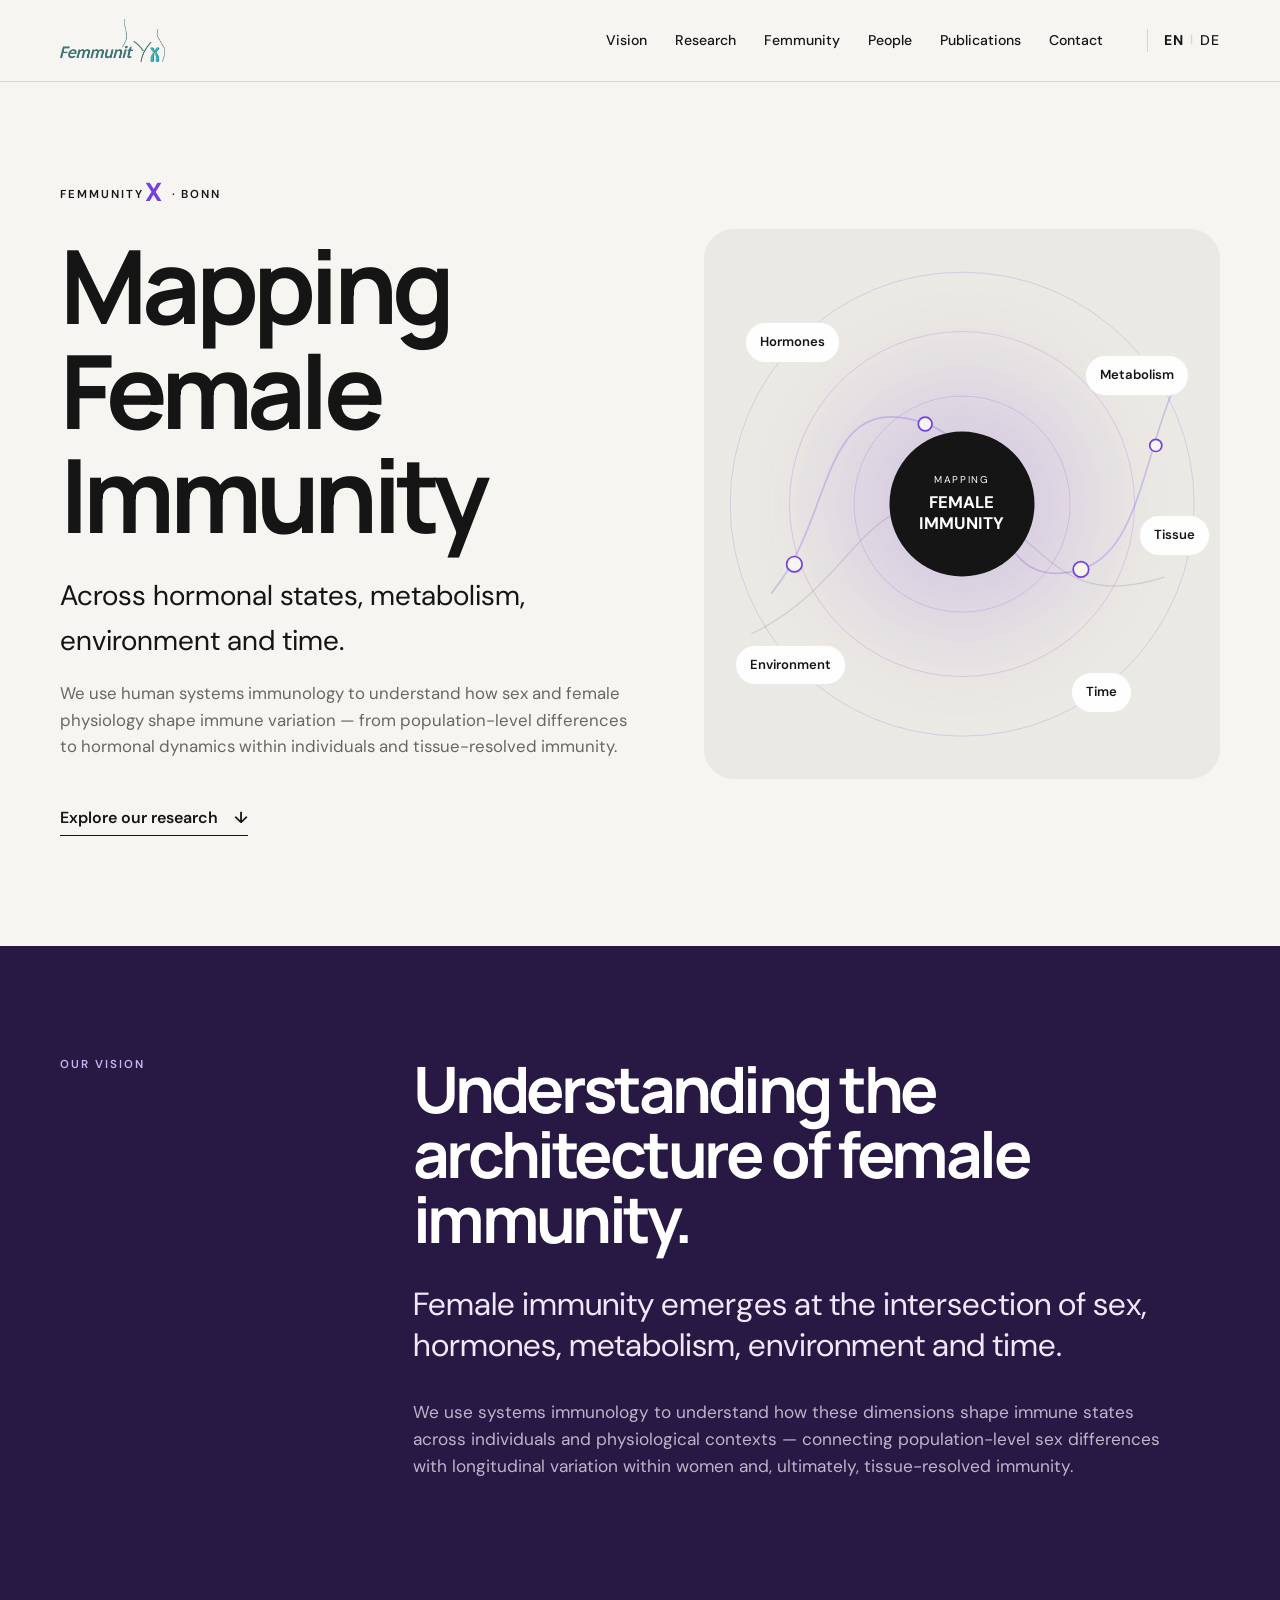
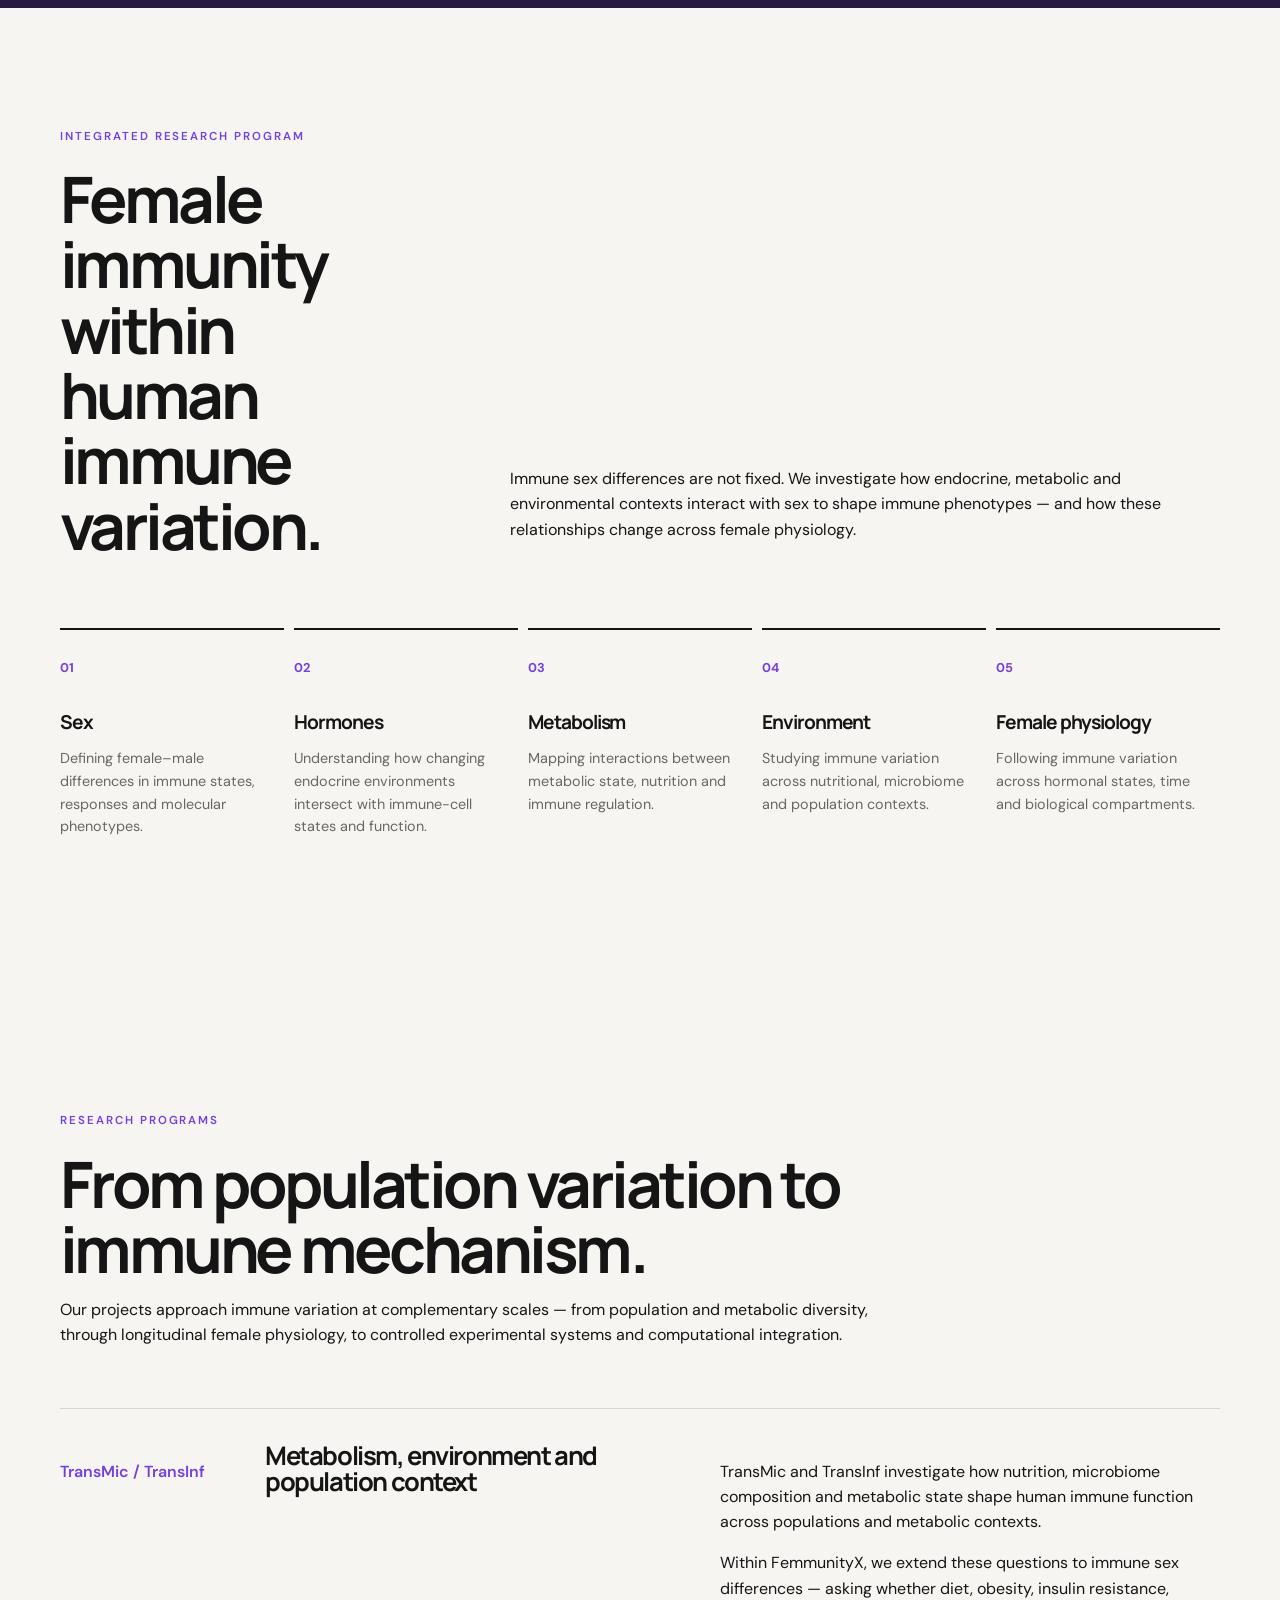
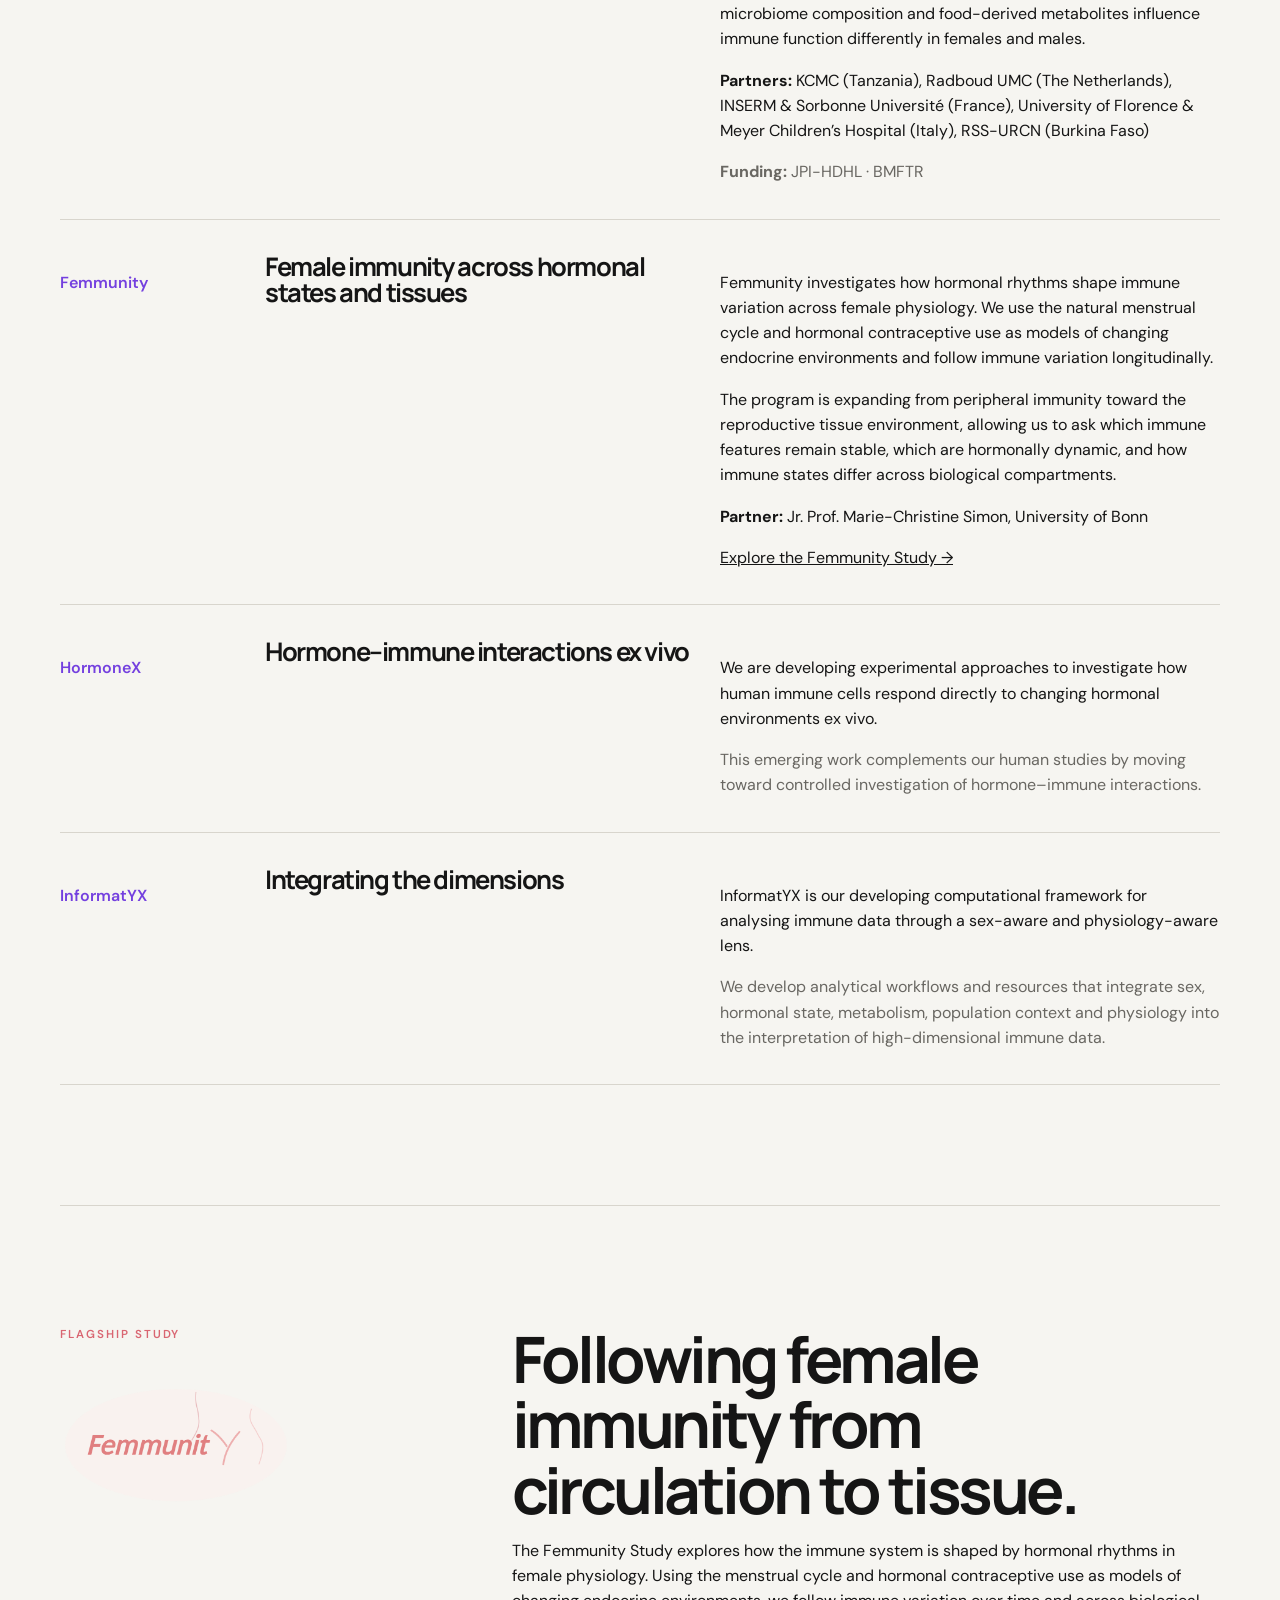
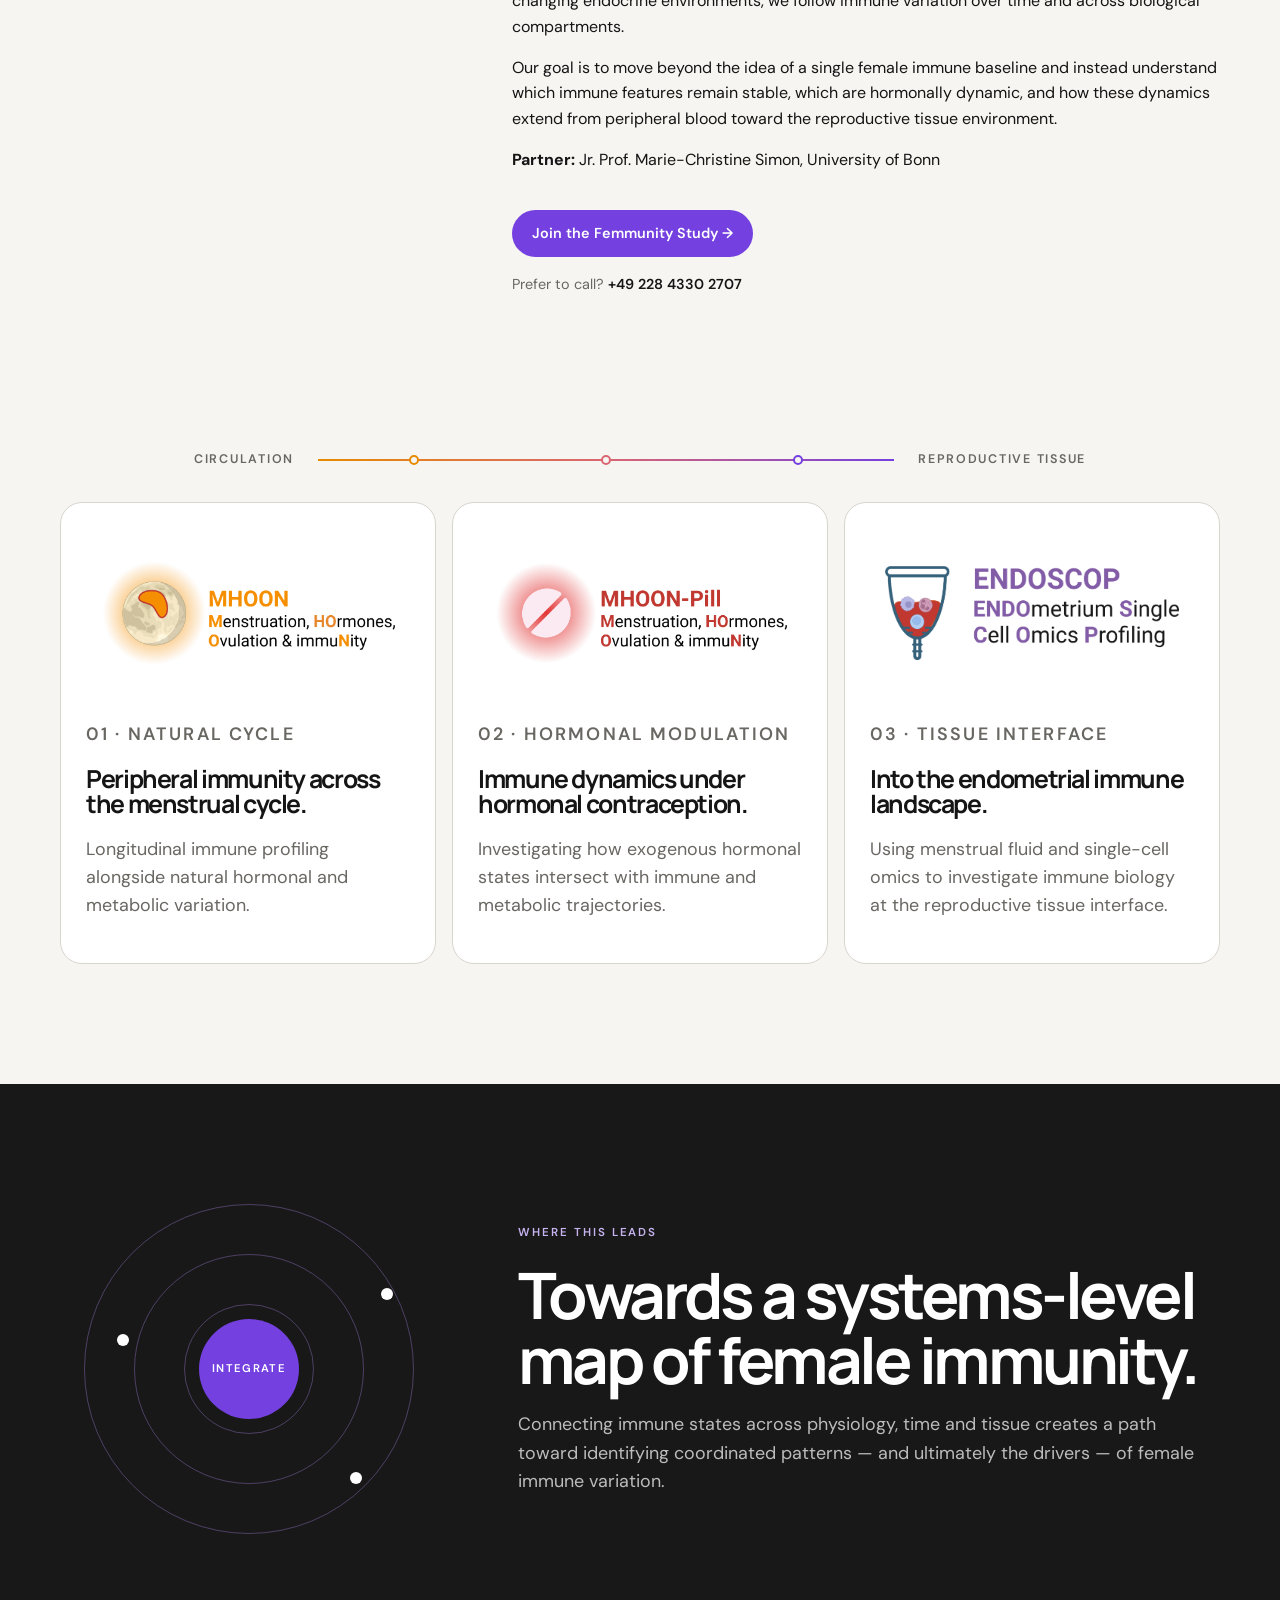
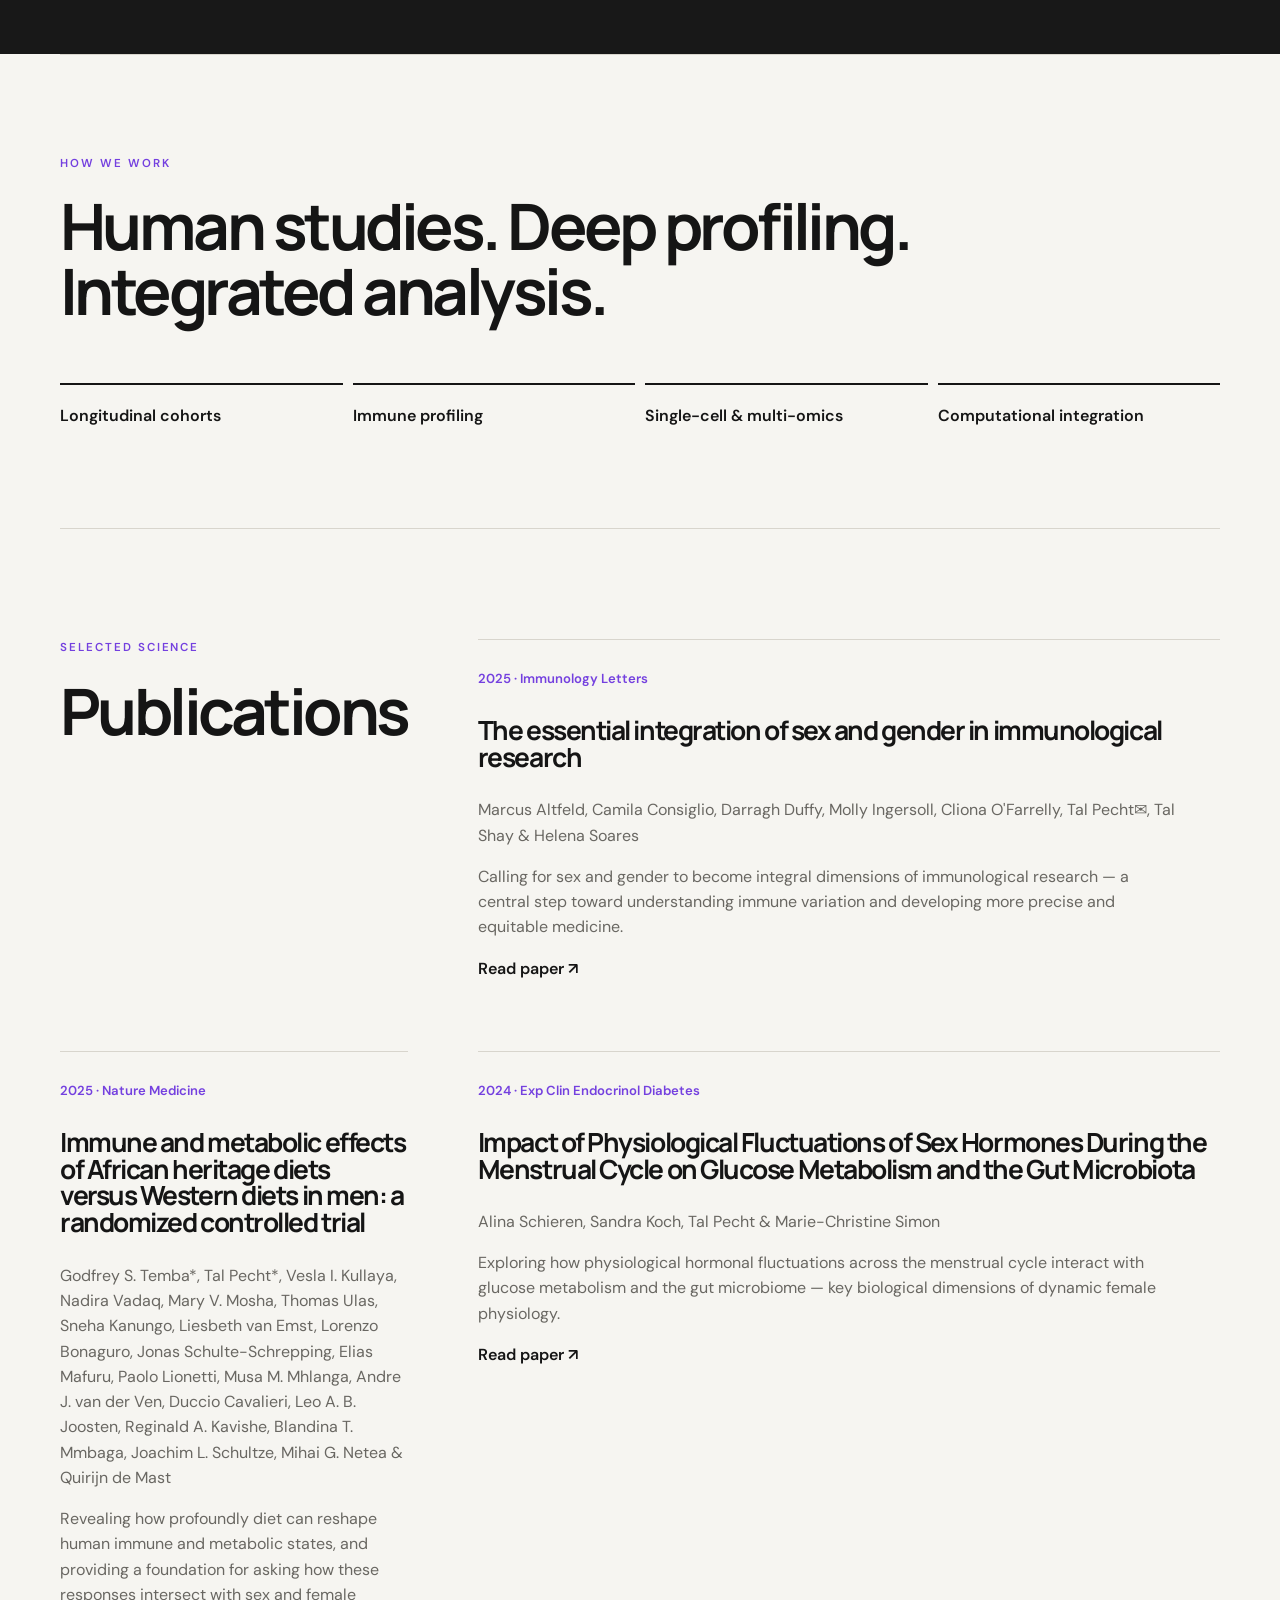
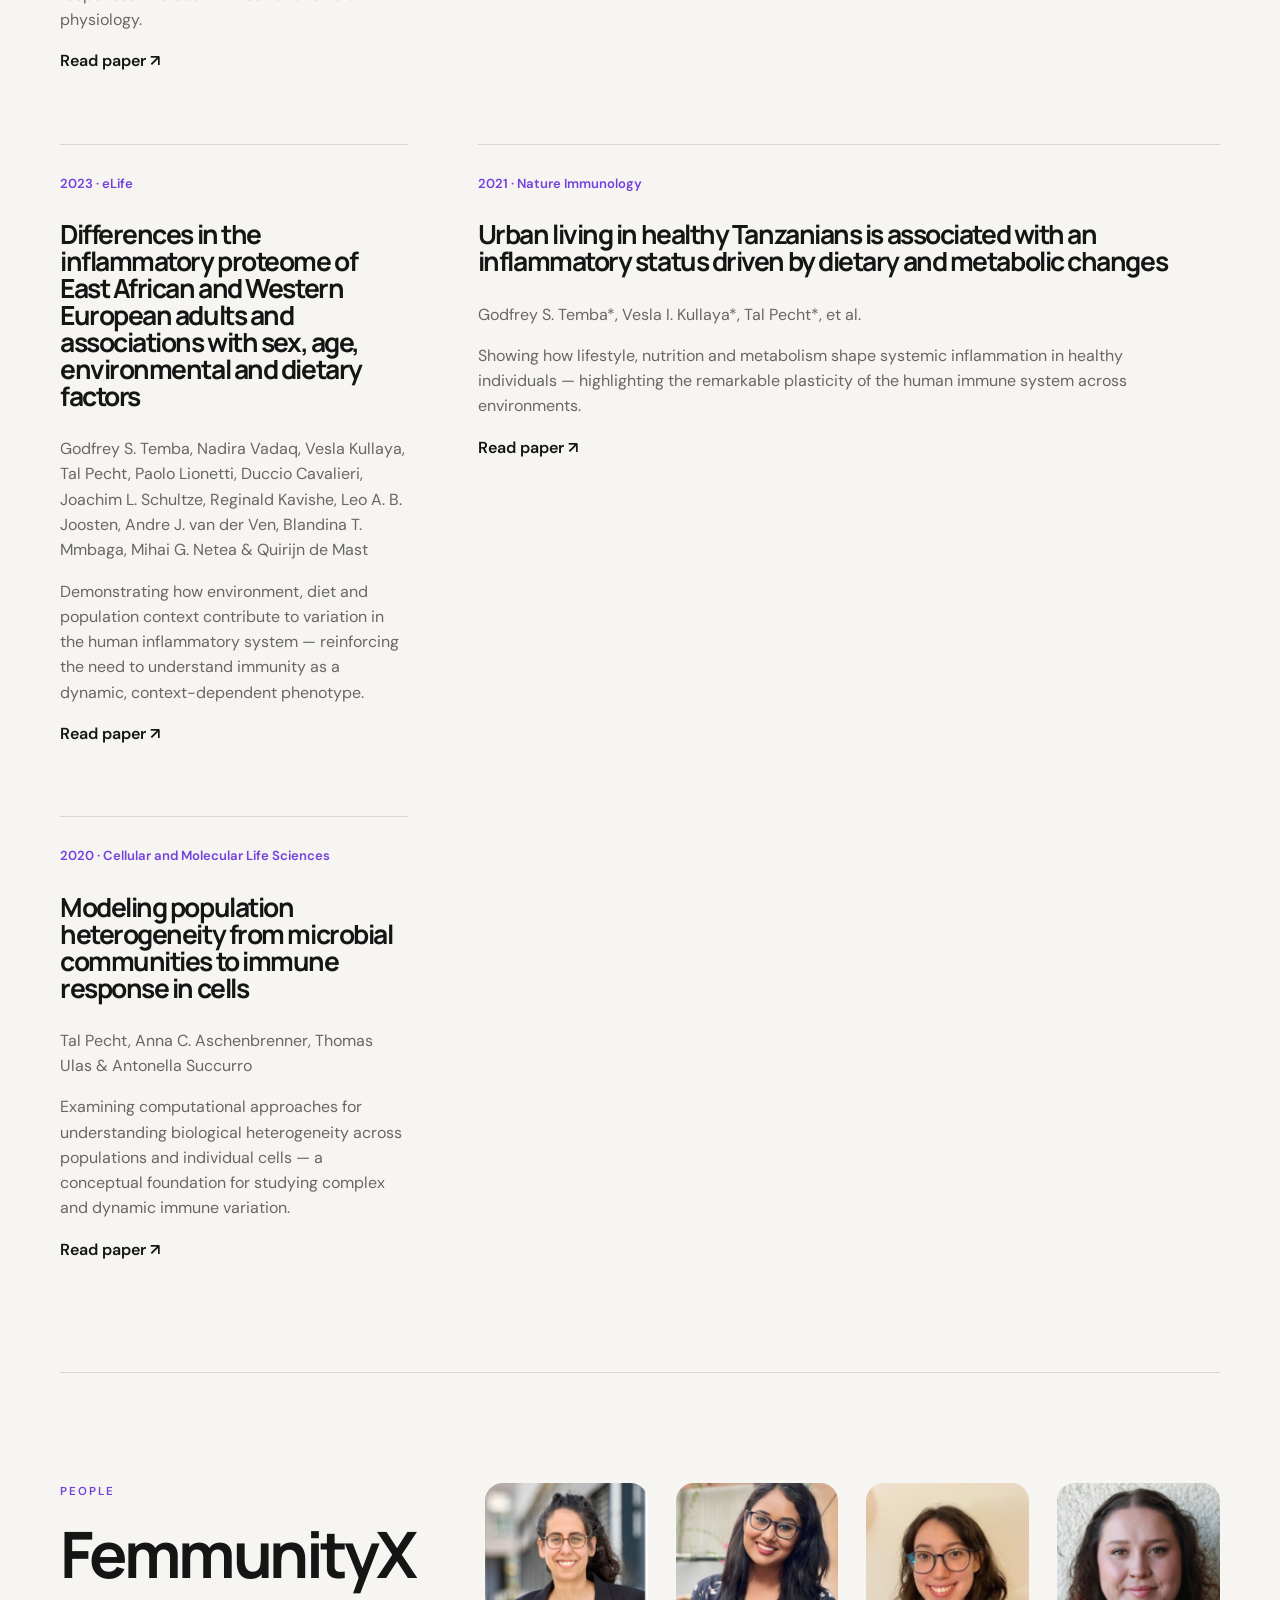
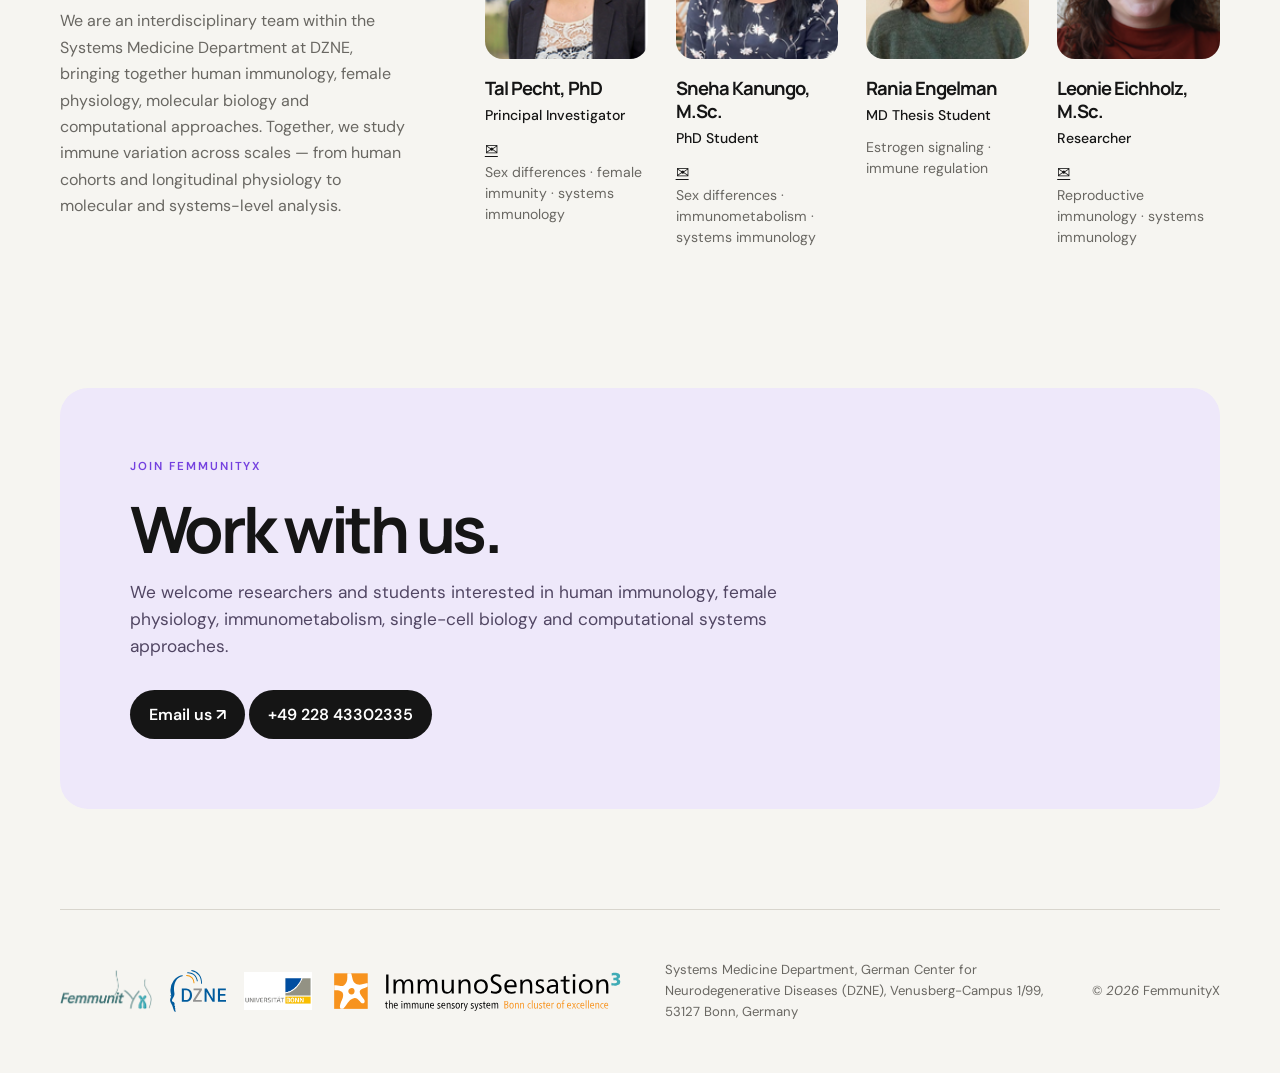
<file: index.html>
<!doctype html>
<html lang="en">

<head>
  <meta charset="utf-8">
  <meta name="viewport" content="width=device-width,initial-scale=1">

  <title>FemmunityX — Mapping Female Immunity</title>

  <meta
    name="description"
    content="FemmunityX studies female immunity and immune sex differences across hormonal states, metabolism, environment, time and reproductive tissues."
  >

  <link rel="stylesheet" href="assets/styles.css">
</head>


<body>


<!-- =========================================================
     HEADER
     ========================================================= -->

<header class="header">

  <a class="group-logo" href="#top">
    <img
      src="assets/femmunityx-logo.png"
      alt="FemmunityX"
    >
  </a>

  <button
    class="menu"
    aria-label="Toggle navigation"
    aria-expanded="false"
  >
    Menu
  </button>

  <nav>
  <a href="#vision">Vision</a>
  <a href="#research">Research</a>
  <a href="#femmunity">Femmunity</a>
  <a href="#people">People</a>
  <a href="#publications">Publications</a>
  <a href="#contact">Contact</a>

  <div class="language-switch">
    <a href="index.html" class="active">EN</a>
    <span>|</span>
    <a href="de.html">DE</a>
  </div>
</nav>

</header>


<main id="top">


<!-- =========================================================
     HERO
     ========================================================= -->

<section class="hero wrap">

  <div>

    <p class="overline femmunity-title">
      FEMMUNITY<span class="purple-x">X</span> · BONN
    </p>

    <h1>
      Mapping<br>
      Female Immunity
    </h1>

    <p class="subhead">
      Across hormonal states, metabolism, environment and time.
    </p>

    <p class="intro">
      We use human systems immunology to understand how sex and
      female physiology shape immune variation — from population-level
      differences to hormonal dynamics within individuals and
      tissue-resolved immunity.
    </p>

    <a class="cta" href="#vision">
      Explore our research <span>↓</span>
    </a>

  </div>


  <div class="map" aria-label="Systems map of female immunity">

    <div class="ring r1"></div>
    <div class="ring r2"></div>
    <div class="ring r3"></div>

    <svg viewBox="0 0 600 600" aria-hidden="true">

      <path
        class="curve a"
        d="M78 404 C154 314 132 164 256 206 C359 240 318 411 438 376 C508 355 510 236 555 145"
      />

      <path
        class="curve b"
        d="M55 451 C173 394 180 291 282 300 C397 311 394 431 535 385"
      />

      <circle cx="105" cy="370" r="9"/>
      <circle cx="257" cy="207" r="8"/>
      <circle cx="438" cy="376" r="9"/>
      <circle cx="525" cy="232" r="7"/>

    </svg>

    <div class="core">
      <small>MAPPING</small>
      <strong>FEMALE IMMUNITY</strong>
    </div>

    <div class="node n1">Hormones</div>
    <div class="node n2">Metabolism</div>
    <div class="node n3">Environment</div>
    <div class="node n4">Time</div>
    <div class="node n5">Tissue</div>

  </div>

</section>



<!-- =========================================================
     VISION
     ========================================================= -->

<section id="vision" class="vision">

  <div class="wrap vision-grid">

    <p class="overline light">
      OUR VISION
    </p>

    <div>

      <h2>
        Understanding the architecture of female immunity.
      </h2>

      <p class="big">
        Female immunity emerges at the intersection of sex,
        hormones, metabolism, environment and time.
      </p>

      <p class="small">
        We use systems immunology to understand how these dimensions
        shape immune states across individuals and physiological
        contexts — connecting population-level sex differences with
        longitudinal variation within women and, ultimately,
        tissue-resolved immunity.
      </p>

    </div>

  </div>

</section>



<!-- =========================================================
     INTEGRATED RESEARCH PROGRAM
     ========================================================= -->

<section id="research" class="framework wrap">

  <div class="framework-head">

    <div>

      <p class="overline">
        INTEGRATED RESEARCH PROGRAM
      </p>

      <h2>
        Female immunity within<br>
        human immune variation.
      </h2>

    </div>

    <p>
      Immune sex differences are not fixed. We investigate how
      endocrine, metabolic and environmental contexts interact with
      sex to shape immune phenotypes — and how these relationships
      change across female physiology.
    </p>

  </div>


  <div class="dimensions">

    <article>

      <b>01</b>

      <h3>Sex</h3>

      <p>
        Defining female–male differences in immune states,
        responses and molecular phenotypes.
      </p>

    </article>


    <article>

      <b>02</b>

      <h3>Hormones</h3>

      <p>
        Understanding how changing endocrine environments
        intersect with immune-cell states and function.
      </p>

    </article>


    <article>

      <b>03</b>

      <h3>Metabolism</h3>

      <p>
        Mapping interactions between metabolic state,
        nutrition and immune regulation.
      </p>

    </article>


    <article>

      <b>04</b>

      <h3>Environment</h3>

      <p>
        Studying immune variation across nutritional,
        microbiome and population contexts.
      </p>

    </article>


    <article class="femmunity-dimension">

      <b>05</b>

      <h3>Female physiology</h3>

      <p>
        Following immune variation across hormonal states,
        time and biological compartments.
      </p>

    </article>

  </div>

</section>



<!-- =========================================================
     RESEARCH PROGRAMS
     ========================================================= -->

<section class="research wrap">

  <div class="research-head">

    <p class="overline">
      RESEARCH PROGRAMS
    </p>

    <h2>
      From population variation to immune mechanism.
    </h2>

    <p>
      Our projects approach immune variation at complementary scales —
      from population and metabolic diversity, through longitudinal
      female physiology, to controlled experimental systems and
      computational integration.
    </p>

  </div>


  <div class="research-items">


    <!-- =====================================================
         TRANSMIC / TRANSINF
         ===================================================== -->

    <article>

      <p class="label">
        TransMic / TransInf
      </p>

      <h3>
        Metabolism, environment and population context
      </h3>

      <div>

        <p>
          TransMic and TransInf investigate how nutrition, microbiome
          composition and metabolic state shape human immune function
          across populations and metabolic contexts.
        </p>

        <p>
          Within FemmunityX, we extend these questions to immune sex
          differences — asking whether diet, obesity, insulin resistance,
          microbiome composition and food-derived metabolites influence
          immune function differently in females and males.
        </p>

        <p>
          <strong>Partners:</strong>
          KCMC (Tanzania), Radboud UMC (The Netherlands),
          INSERM & Sorbonne Université (France),
          University of Florence & Meyer Children’s Hospital (Italy),
          RSS-URCN (Burkina Faso)
        </p>

        <p>
          <strong>Funding:</strong>
          JPI-HDHL · BMFTR
        </p>

      </div>

    </article>



    <!-- =====================================================
         FEMMUNITY
         ===================================================== -->

    <article>

      <p class="label">
        Femmunity
      </p>

      <h3>
        Female immunity across hormonal states and tissues
      </h3>

      <div>

        <p>
          Femmunity investigates how hormonal rhythms shape immune
          variation across female physiology. We use the natural
          menstrual cycle and hormonal contraceptive use as models
          of changing endocrine environments and follow immune
          variation longitudinally.
        </p>

        <p>
          The program is expanding from peripheral immunity toward
          the reproductive tissue environment, allowing us to ask
          which immune features remain stable, which are hormonally
          dynamic, and how immune states differ across biological
          compartments.
        </p>

        <p>
          <strong>Partner:</strong>
          Jr. Prof. Marie-Christine Simon, University of Bonn
        </p>

        <a href="#femmunity">
          Explore the Femmunity Study →
        </a>

      </div>

    </article>



    <!-- =====================================================
         HORMONE–IMMUNE EX VIVO
         ===================================================== -->

    <article>

      <p class="label">
        HormoneX
      </p>

      <h3>
        Hormone–immune interactions 
        ex vivo
      </h3>

      <div>

        <p>
          We are developing experimental approaches to investigate
          how human immune cells respond directly to changing hormonal
          environments ex vivo.
        </p>

        <p>
          This emerging work complements our human studies by moving
          toward controlled investigation of hormone–immune interactions.
        </p>

      </div>

    </article>



    <!-- =====================================================
         INFORMATYX
         ===================================================== -->

    <article>

      <p class="label">
        InformatYX
      </p>

      <h3>
        Integrating the dimensions
      </h3>

      <div>

        <p>
          InformatYX is our developing computational framework for
          analysing immune data through a sex-aware and
          physiology-aware lens.
        </p>

        <p>
          We develop analytical workflows and resources that integrate
          sex, hormonal state, metabolism, population context and
          physiology into the interpretation of high-dimensional
          immune data.
        </p>

      </div>

    </article>


  </div>

</section>



<!-- =========================================================
     FEMMUNITY STUDY — DEDICATED SECTION
     ========================================================= -->

<section id="femmunity" class="study wrap">

  <div class="study-head">


    <div>

      <p class="overline pink">
        FLAGSHIP STUDY
      </p>

      <img
        class="fem-logo"
        src="assets/Femmunitystudy-logo.png"
        alt="Femmunity"
      >

    </div>


    <div>

      <h2>
        Following female immunity from circulation to tissue.
      </h2>

      <p>
        The Femmunity Study explores how the immune system is shaped
        by hormonal rhythms in female physiology. Using the menstrual
        cycle and hormonal contraceptive use as models of changing
        endocrine environments, we follow immune variation over time
        and across biological compartments.
      </p>

      <p>
        Our goal is to move beyond the idea of a single female immune
        baseline and instead understand which immune features remain
        stable, which are hormonally dynamic, and how these dynamics
        extend from peripheral blood toward the reproductive tissue
        environment.
      </p>

      <p>
        <strong>Partner:</strong>
        Jr. Prof. Marie-Christine Simon, University of Bonn
      </p>


      <a
  href="mailto:femmunity@dzne.de?subject=I%20want%20to%20join%20the%20Femmunity%20Study&body=Hello%20Femmunity%20team%2C%0D%0A%0D%0AI%20am%20interested%20in%20participating%20in%20the%20Femmunity%20Study.%20Please%20send%20me%20more%20information.%0D%0A%0D%0ABest%20wishes%2C"
  class="femmunity-join"
>
  Join the Femmunity Study →
</a>

<p class="femmunity-phone">
  Prefer to call?
  <a href="tel:+4922843302707">
    +49 228 4330 2707
  </a>
</p>

  </div>



  <!-- CIRCULATION TO TISSUE -->

  <div class="femmunity-projects">
      
  <div class="progress">

    <span>CIRCULATION</span>

    <div>
      <i></i>
      <i></i>
      <i></i>
    </div>

    <span>REPRODUCTIVE TISSUE</span>

  </div>



  <!-- FEMMUNITY SUBPROJECTS -->

  <div class="project-row">


    <!-- MHOON -->

    <article class="project orange">

      <div class="logo-box">

        <img
          src="assets/mhoon.png"
          alt="MHOON"
        >

      </div>

      <p class="step">
        01 · NATURAL CYCLE
      </p>

      <h3>
        Peripheral immunity across the menstrual cycle.
      </h3>

      <p>
        Longitudinal immune profiling alongside natural hormonal
        and metabolic variation.
      </p>

    </article>



    <!-- MHOON PILL -->

    <article class="project red">

      <div class="logo-box">

        <img
          src="assets/mhoon-pill.png"
          alt="MHOON-Pill"
        >

      </div>

      <p class="step">
        02 · HORMONAL MODULATION
      </p>

      <h3>
        Immune dynamics under hormonal contraception.
      </h3>

      <p>
        Investigating how exogenous hormonal states intersect
        with immune and metabolic trajectories.
      </p>

    </article>



    <!-- ENDOSCOP -->

    <article class="project purple">

      <div class="logo-box">

        <img
          src="assets/endoscop.png"
          alt="ENDOSCOP"
        >

      </div>

      <p class="step">
        03 · TISSUE INTERFACE
      </p>

      <h3>
        Into the endometrial immune landscape.
      </h3>

      <p>
        Using menstrual fluid and single-cell omics to investigate
        immune biology at the reproductive tissue interface.
      </p>

    </article>


  </div>

  </div> <!-- closes femmunity-projects -->

</section>



<!-- =========================================================
     WHERE THIS LEADS
     ========================================================= -->

<section class="bridge">

  <div class="wrap bridge-grid">


    <div class="bridge-map">

      <div class="br br1"></div>
      <div class="br br2"></div>
      <div class="br br3"></div>

      <div class="bc">
        INTEGRATE
      </div>

      <span class="bd d1"></span>
      <span class="bd d2"></span>
      <span class="bd d3"></span>

    </div>


    <div>

      <p class="overline light">
        WHERE THIS LEADS
      </p>

      <h2>
        Towards a systems-level map of female immunity.
      </h2>

      <p>
        Connecting immune states across physiology, time and tissue
        creates a path toward identifying coordinated patterns —
        and ultimately the drivers — of female immune variation.
      </p>

    </div>

  </div>

</section>



<!-- =========================================================
     METHODS
     ========================================================= -->

<section class="methods wrap">

  <p class="overline">
    HOW WE WORK
  </p>

  <h2>
    Human studies. 
    Deep profiling. 
    Integrated analysis.
  </h2>

  <div class="method-line">

    <span>Longitudinal cohorts</span>

    <span>Immune profiling</span>

    <span>Single-cell & multi-omics</span>

    <span>Computational integration</span>

  </div>

</section>



<!-- =========================================================
     PUBLICATIONS
     ========================================================= -->

<section id="publications" class="pubs wrap">

  <div>

    <p class="overline">
      SELECTED SCIENCE
    </p>

    <h2>
      Publications
    </h2>

  </div>


  <!-- 2025 · IMMUNOLOGY LETTERS -->
<article>

  <span>
    2025 · Immunology Letters
  </span>

  <h3>
    The essential integration of sex and gender in immunological research
  </h3>

  <p>
    Marcus Altfeld, Camila Consiglio, Darragh Duffy, Molly Ingersoll,
    Cliona O'Farrelly, 
    Tal Pecht✉, Tal Shay & Helena Soares
  </p>

  <p>
    Calling for sex and gender to become integral dimensions of
    immunological research — a central step toward understanding
    immune variation and developing more precise and equitable medicine.
  </p>

  <a
    href="https://doi.org/10.1016/j.imlet.2025.107097"
    target="_blank"
    rel="noopener"
  >
    Read paper ↗
  </a>

</article>


<!-- 2025 · NATURE MEDICINE -->
<article>

  <span>
    2025 · Nature Medicine
  </span>

  <h3>
    Immune and metabolic effects of African heritage diets
    versus Western diets in men: a randomized controlled trial
  </h3>

  <p>
    Godfrey S. Temba*, Tal Pecht*, Vesla I. Kullaya, Nadira Vadaq,
    Mary V. Mosha, Thomas Ulas, Sneha Kanungo, Liesbeth van Emst,
    Lorenzo Bonaguro, Jonas Schulte-Schrepping, Elias Mafuru,
    Paolo Lionetti, Musa M. Mhlanga, Andre J. van der Ven,
    Duccio Cavalieri, Leo A. B. Joosten, Reginald A. Kavishe,
    Blandina T. Mmbaga, Joachim L. Schultze, Mihai G. Netea
    & Quirijn de Mast
  </p>

  <p>
    Revealing how profoundly diet can reshape human immune and
    metabolic states, and providing a foundation for asking how
    these responses intersect with sex and female physiology.
  </p>

  <a
    href="https://www.nature.com/articles/s41591-025-03602-0"
    target="_blank"
    rel="noopener"
  >
    Read paper ↗
  </a>

</article>


<!-- 2024 · Exp Clin Endocrinol Diabetes -->
<article>

  <span>
    2024 · Exp Clin Endocrinol Diabetes
  </span>

  <h3>
    Impact of Physiological Fluctuations of Sex Hormones During
    the Menstrual Cycle on Glucose Metabolism and the Gut Microbiota
  </h3>

  <p>
    Alina Schieren, Sandra Koch, Tal Pecht & Marie-Christine Simon
  </p>

  <p>
    Exploring how physiological hormonal fluctuations across the
    menstrual cycle interact with glucose metabolism and the gut
    microbiome — key biological dimensions of dynamic female physiology.
  </p>

  <a
    href="https://pmc.ncbi.nlm.nih.gov/articles/PMC11093651/"
    target="_blank"
    rel="noopener"
  >
    Read paper ↗
  </a>

</article>


<!-- 2023 · eLIFE -->
<article>

  <span>
    2023 · eLife
  </span>

  <h3>
    Differences in the inflammatory proteome of East African and
    Western European adults and associations with sex, age, environmental
    and dietary factors
  </h3>

  <p>
    Godfrey S. Temba, Nadira Vadaq, Vesla Kullaya, Tal Pecht,
    Paolo Lionetti, Duccio Cavalieri, Joachim L. Schultze,
    Reginald Kavishe, Leo A. B. Joosten, Andre J. van der Ven,
    Blandina T. Mmbaga, Mihai G. Netea & Quirijn de Mast
  </p>

  <p>
    Demonstrating how environment, diet and population context
    contribute to variation in the human inflammatory system —
    reinforcing the need to understand immunity as a dynamic,
    context-dependent phenotype.
  </p>

  <a
    href="https://elifesciences.org/articles/82297"
    target="_blank"
    rel="noopener"
  >
    Read paper ↗
  </a>

</article>


<!-- 2021 · NATURE IMMUNOLOGY -->
<article>

  <span>
    2021 · Nature Immunology
  </span>

  <h3>
    Urban living in healthy Tanzanians is associated with an
    inflammatory status driven by dietary and metabolic changes
  </h3>

  <p>
    Godfrey S. Temba*, Vesla I. Kullaya*, Tal Pecht*, et al.
  </p>

  <p>
    Showing how lifestyle, nutrition and metabolism shape systemic
    inflammation in healthy individuals — highlighting the remarkable
    plasticity of the human immune system across environments.
  </p>

  <a
    href="https://www.nature.com/articles/s41590-021-00867-8"
    target="_blank"
    rel="noopener"
  >
    Read paper ↗
  </a>

</article>


<!-- 2020 · CELLULAR AND MOLECULAR LIFE SCIENCES -->
<article>

  <span>
    2020 · Cellular and Molecular Life Sciences
  </span>

  <h3>
    Modeling population heterogeneity from microbial communities
    to immune response in cells
  </h3>

  <p>
    Tal Pecht, Anna C. Aschenbrenner, Thomas Ulas & Antonella Succurro
  </p>

  <p>
    Examining computational approaches for understanding biological
    heterogeneity across populations and individual cells — a conceptual
    foundation for studying complex and dynamic immune variation.
  </p>

  <a
    href="https://doi.org/10.1007/s00018-019-03378-w"
    target="_blank"
    rel="noopener"
  >
    Read paper ↗
  </a>

</article>


</section>



<!-- =========================================================
     PEOPLE
     ========================================================= -->

<section id="people" class="people wrap">

  <div>

    <p class="overline">
      PEOPLE
    </p>

    <h2>
      FemmunityX
    </h2>

    <p class="people-intro">
  We are an interdisciplinary team within the Systems Medicine
  Department at DZNE, bringing together human immunology,
  female physiology, molecular biology and computational approaches.
  Together, we study immune variation across scales — from human
  cohorts and longitudinal physiology to molecular and systems-level
  analysis.
</p>

  </div>


  <div class="people-grid">

    <!-- TAL -->

    <article>

      <img
        class="portrait tal-photo"
        src="assets/3.png"
        alt="Tal Pecht"
      >

      <h3>
        Tal Pecht, PhD
      </h3>

      <span>
        Principal Investigator
      </span>

      <a class="talp-email" href="mailto:tal.pacht@dzne.de">
      ✉
      </a>

      <p>
        Sex differences · female immunity · systems immunology
      </p>

    </article>


    <!-- SNEHA -->

    <article>

      <img
        class="portrait sneha-photo"
        src="assets/2.png"
        alt="Sneha Kanungo"
      >

      <h3>
        Sneha Kanungo, M.Sc.
      </h3>

      <span>
        PhD Student
      </span>

      <a class="talp-email" href="mailto:sneha.kanungo@dzne.de">
      ✉
      </a>

      <p>
        Sex differences · immunometabolism · systems immunology
      </p>

    </article>


    <!-- RANIA -->

    <article>

      <img
        class="portrait rania-photo"
        src="assets/1.png"
        alt="Rania Engelman"
      >

      <h3>
        Rania Engelman
      </h3>

      <span>
        MD Thesis Student
      </span>

      <p>
        Estrogen signaling · immune regulation
      </p>

    </article>


    <!-- LEONIE -->

    <article>

      <img
        class="portrait leonie-photo"
        src="assets/4.png"
        alt="Leonie Eichholz"
      >

      <h3>
        Leonie Eichholz, M.Sc.
      </h3>

      <span>
        Researcher
      </span>

      <a class="talp-email" href="mailto:leonie.eichholz@dzne.de">
      ✉
      </a>

      <p>
        Reproductive immunology · systems immunology
      </p>

    </article>

  </div>

</section>



<!-- =========================================================
     CONTACT
     ========================================================= -->

<section id="contact" class="join wrap">

  <p class="overline">
    JOIN FEMMUNITYX
  </p>

  <h2>
    Work with us.
  </h2>

  <p>
    We welcome researchers and students interested in human immunology,
    female physiology, immunometabolism, single-cell biology and
    computational systems approaches.
  </p>

 <div class="contact-links">

  <a href="mailto:tal.pacht@dzne.de">
    Email us ↗
  </a>

  <a href="tel:+4922843302335">
    +49 228 43302335
  </a>

</div>

</section>


</main>



<!-- =========================================================
     FOOTER
     ========================================================= -->

<footer class="footer wrap">

  <div class="footer-logos">

    <img
      src="assets/Femmunity_logo_final.png"
      alt="FemmunityX"
      class="logo-femmunity"
    >

    <img
      src="assets/DZNE_Logo_CMYK.svg"
      alt="DZNE"
      class="logo-dzne"
    >

    <img
      src="assets/university-of-bonn-universitaet-bonn-vector-logo.png"
      alt="University of Bonn"
      class="logo-bonn"
    >

    <img
      src="assets/Logo%20ImmunoSensation3_rgb.svg"
      alt="ImmunoSensation"
      class="logo-immuno"
    >

  </div>

  <span>
    Systems Medicine Department,
    German Center for Neurodegenerative Diseases (DZNE),
    Venusberg-Campus 1/99, 53127 Bonn, Germany
  </span>

  <span>
    © <i id="year"></i> FemmunityX
  </span>

</footer>


<script src="assets/script.js"></script>

</body>
</html>
</file>
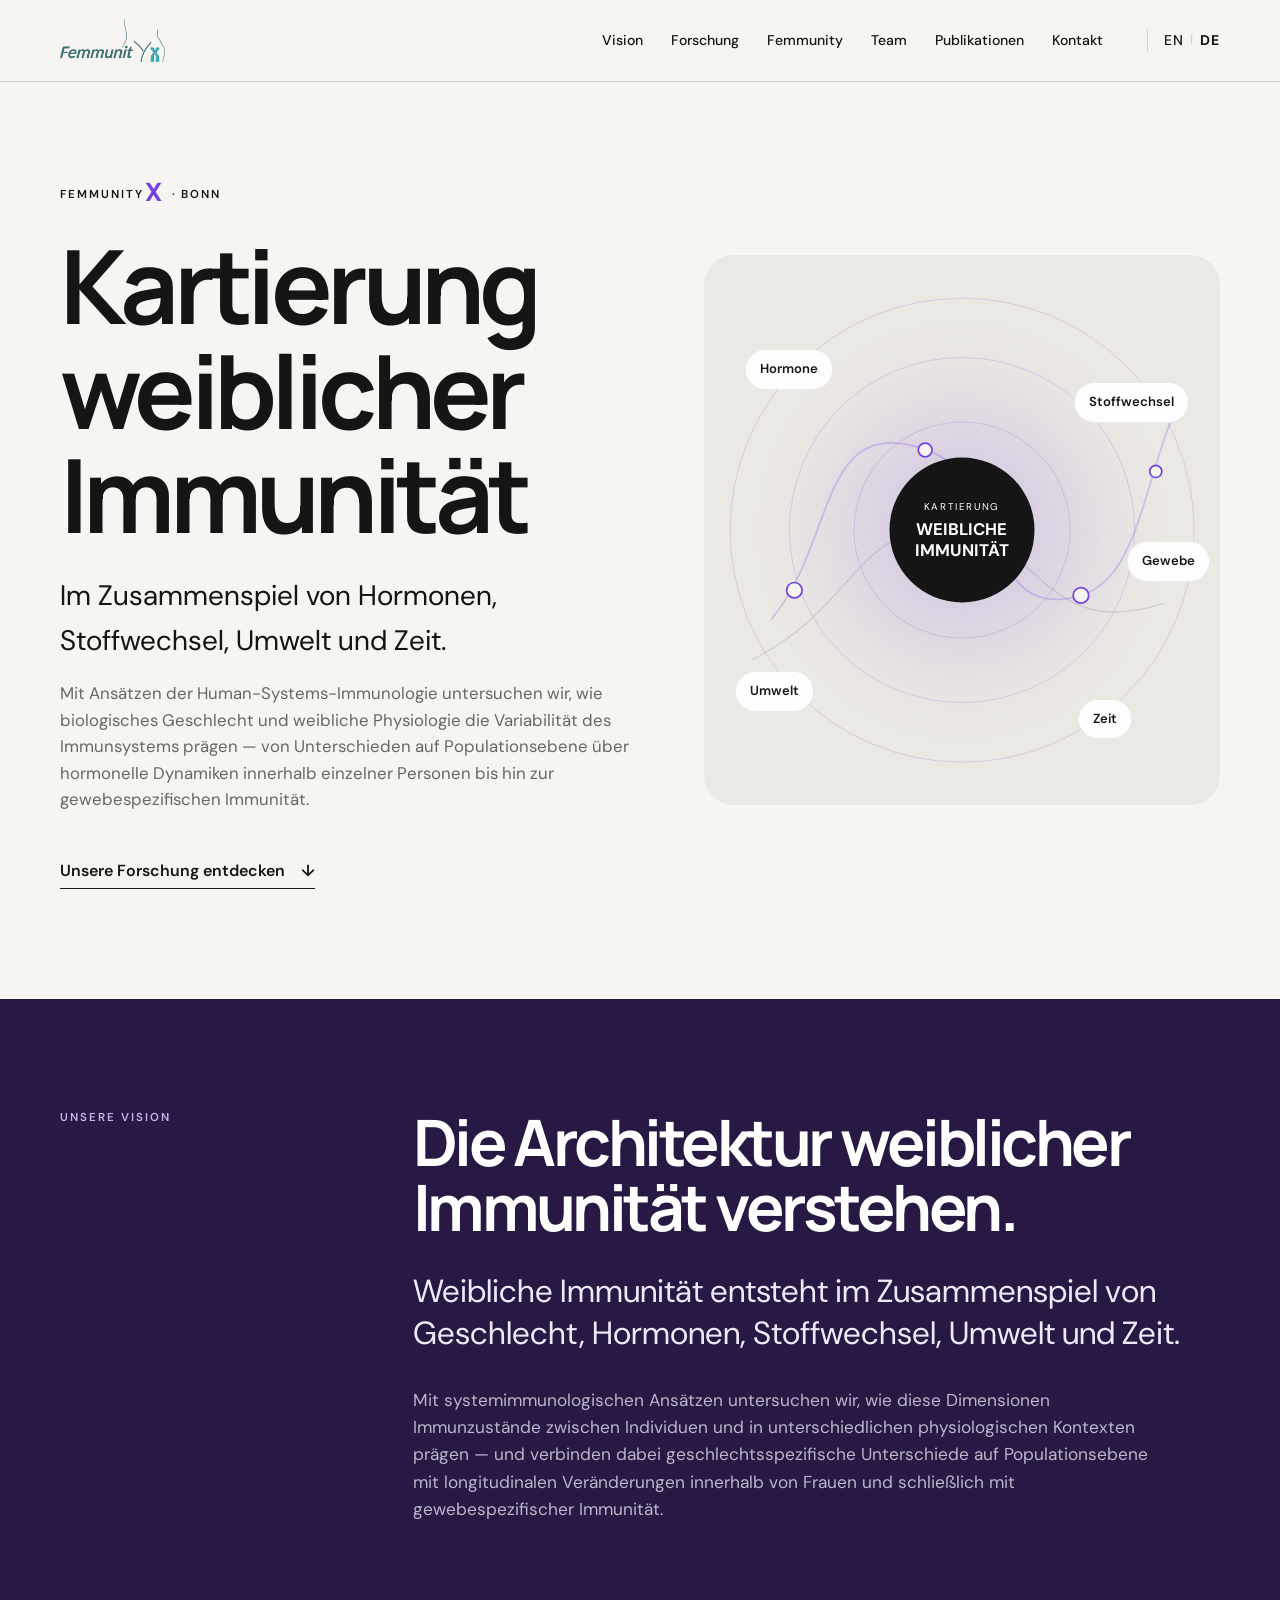
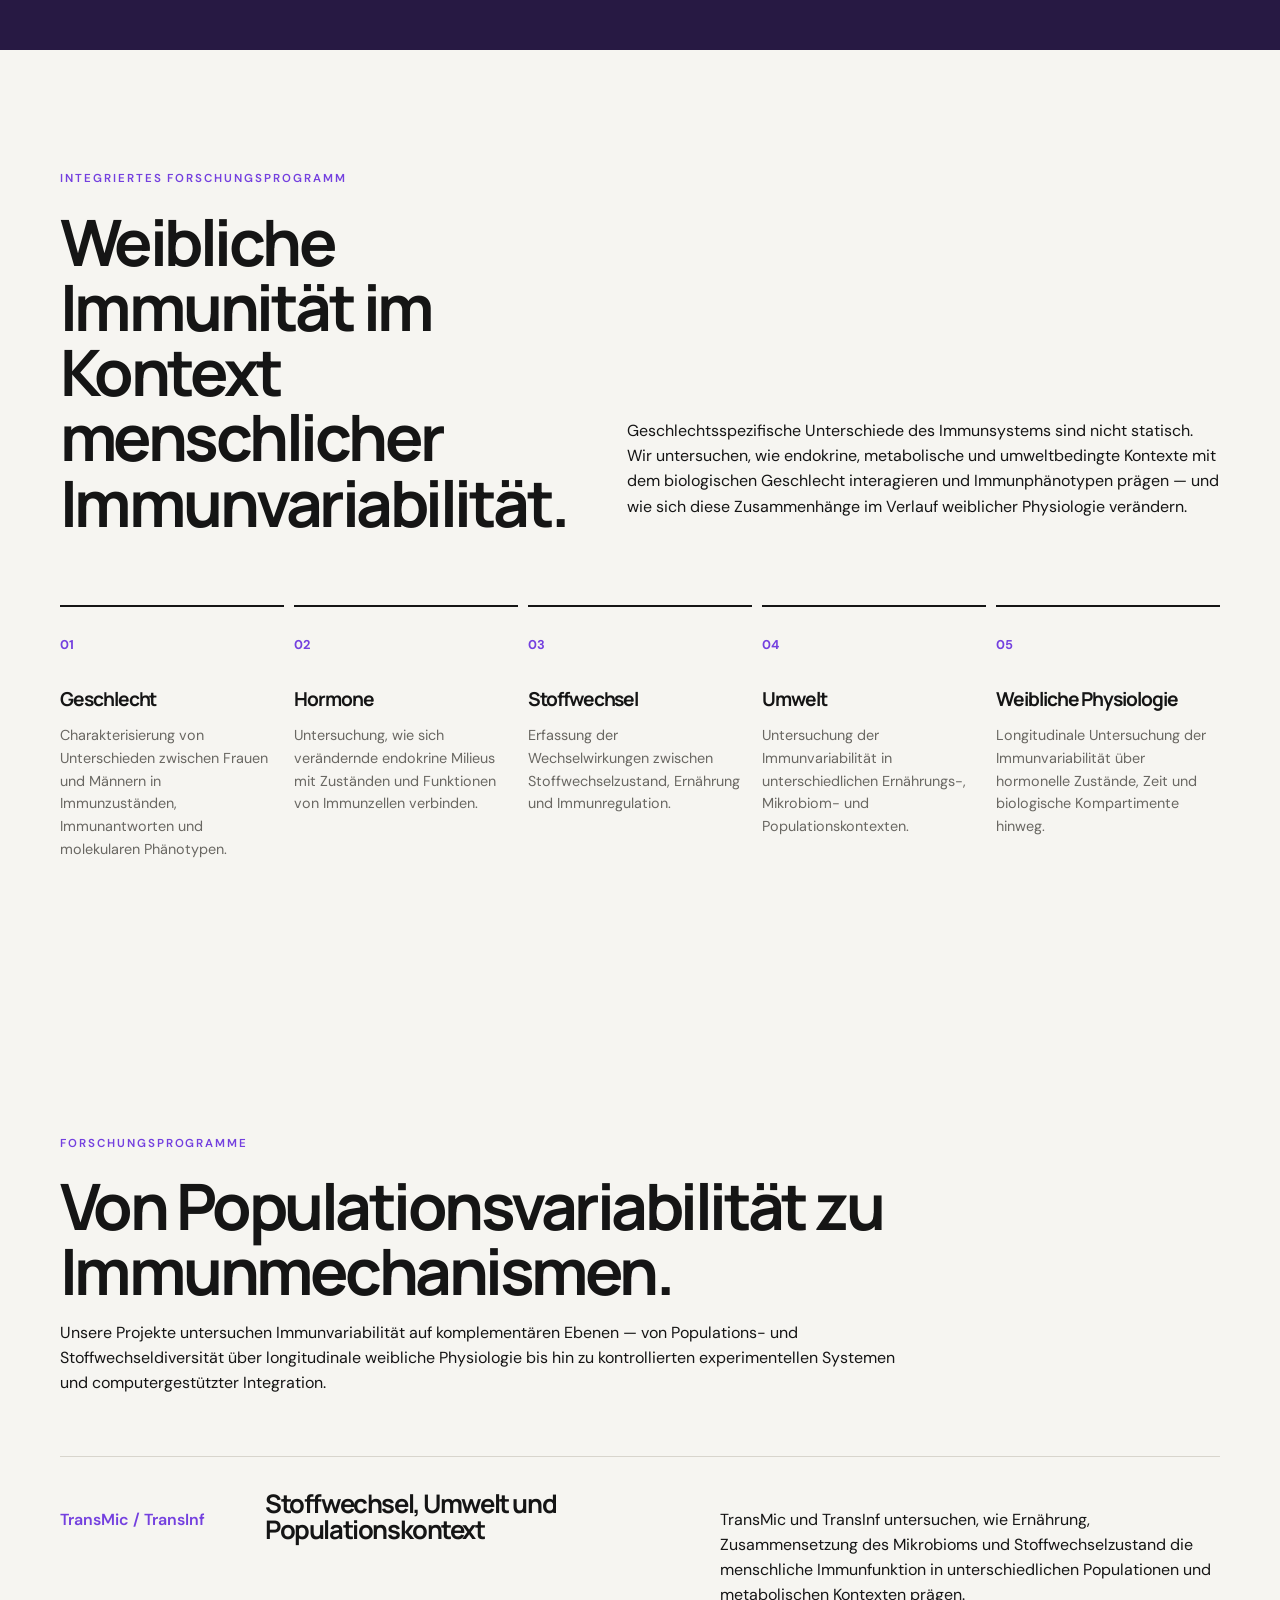
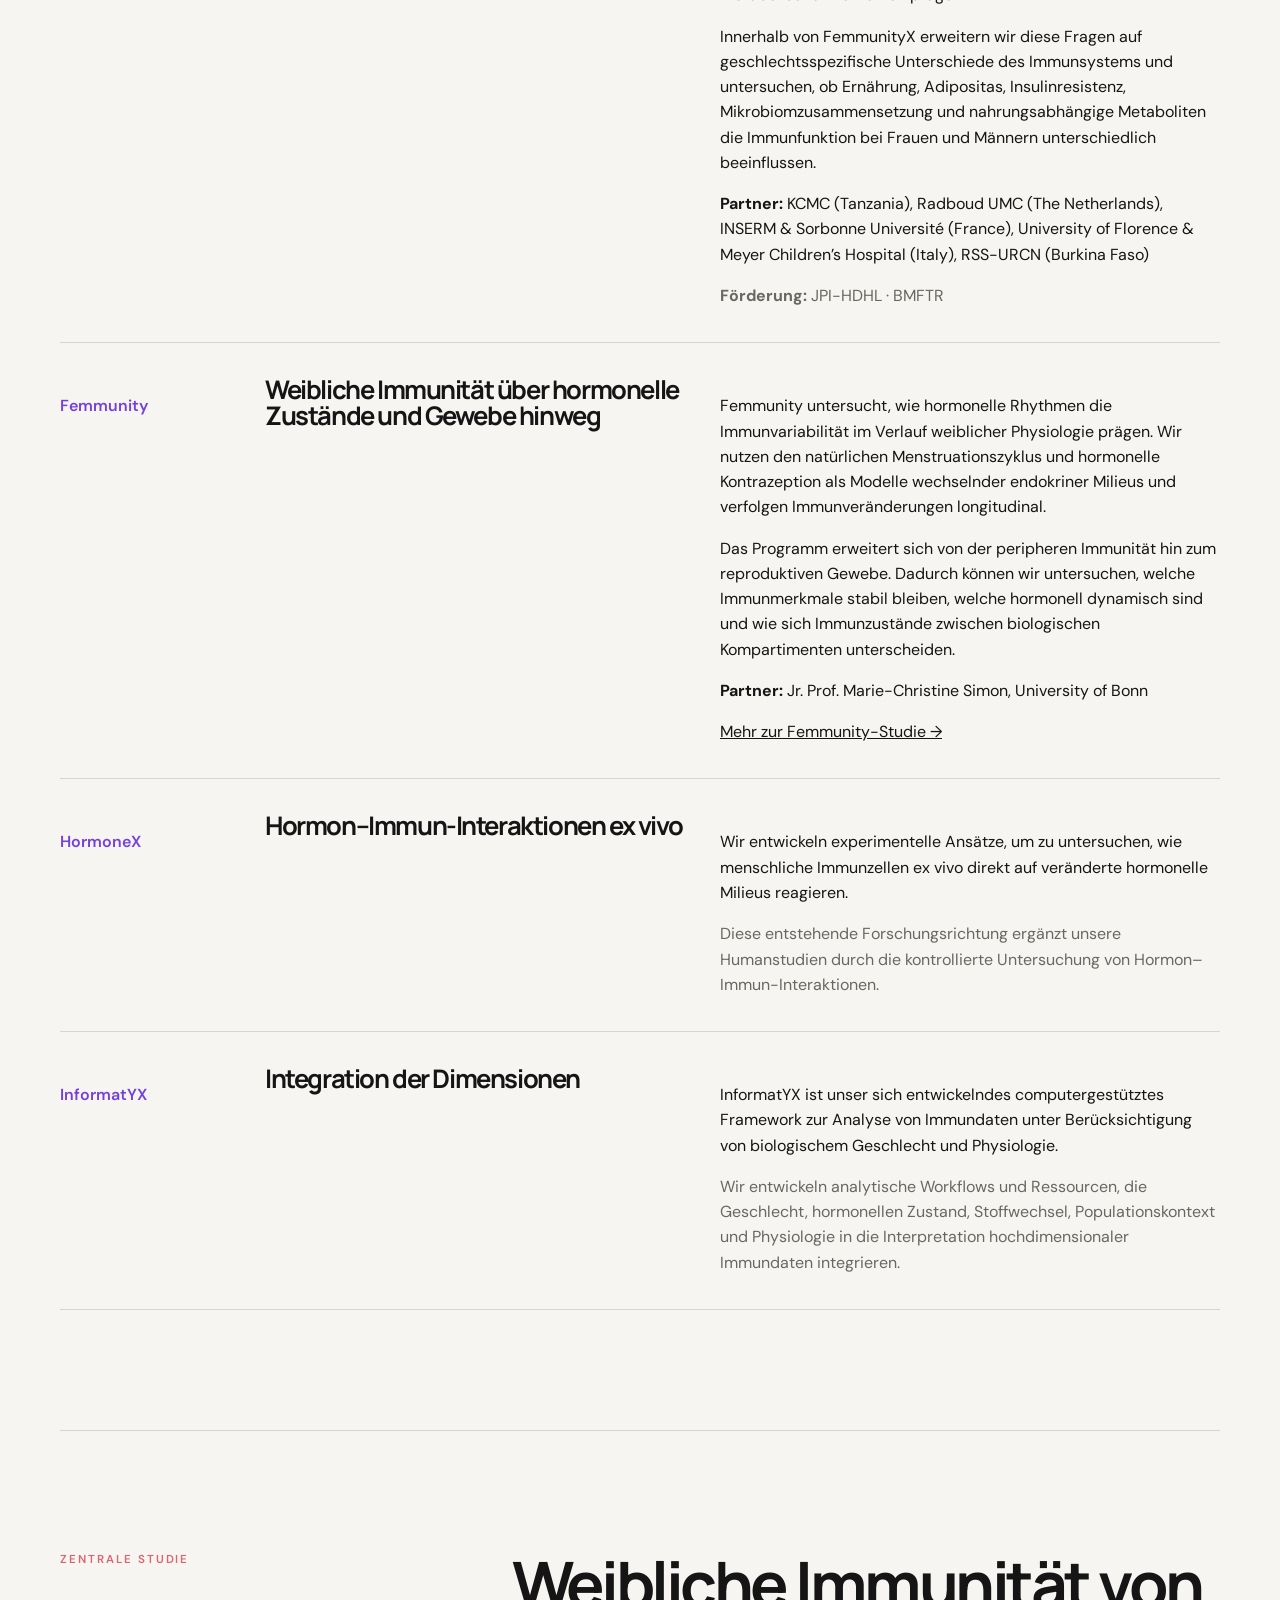
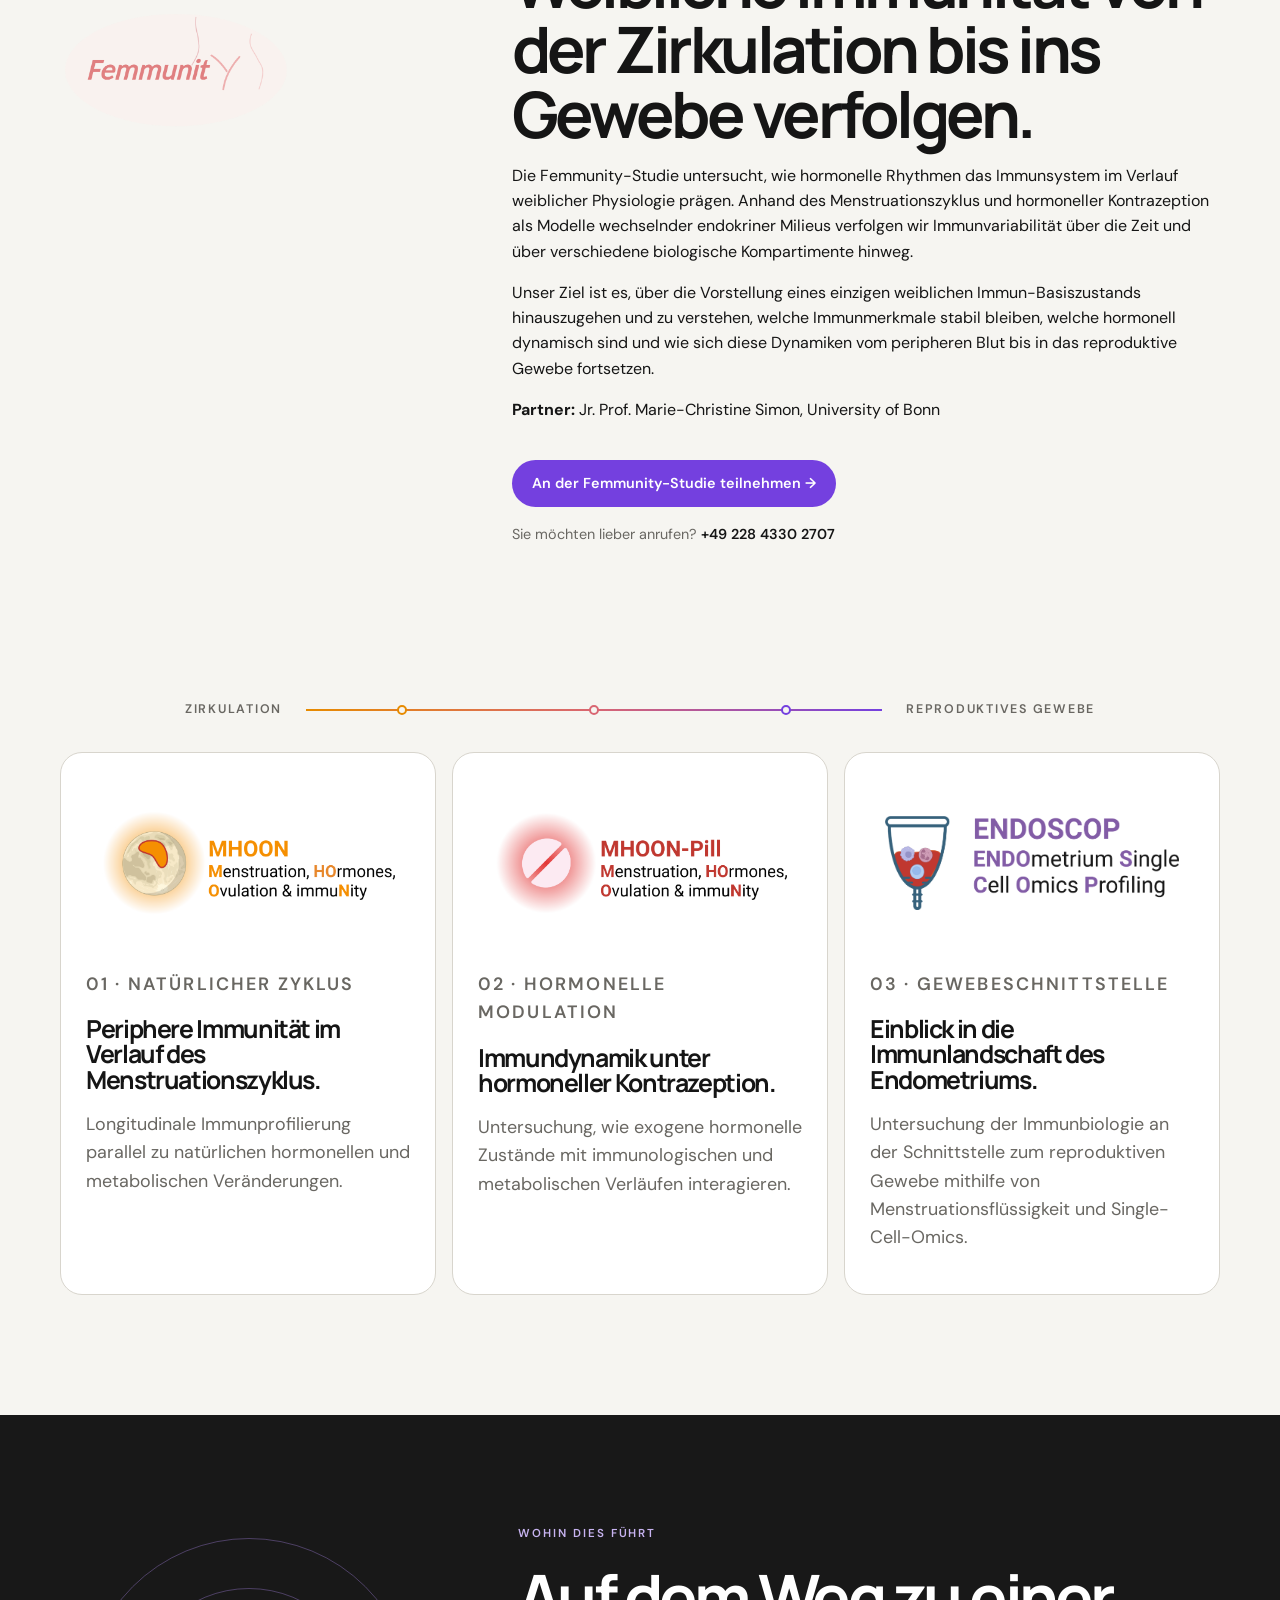
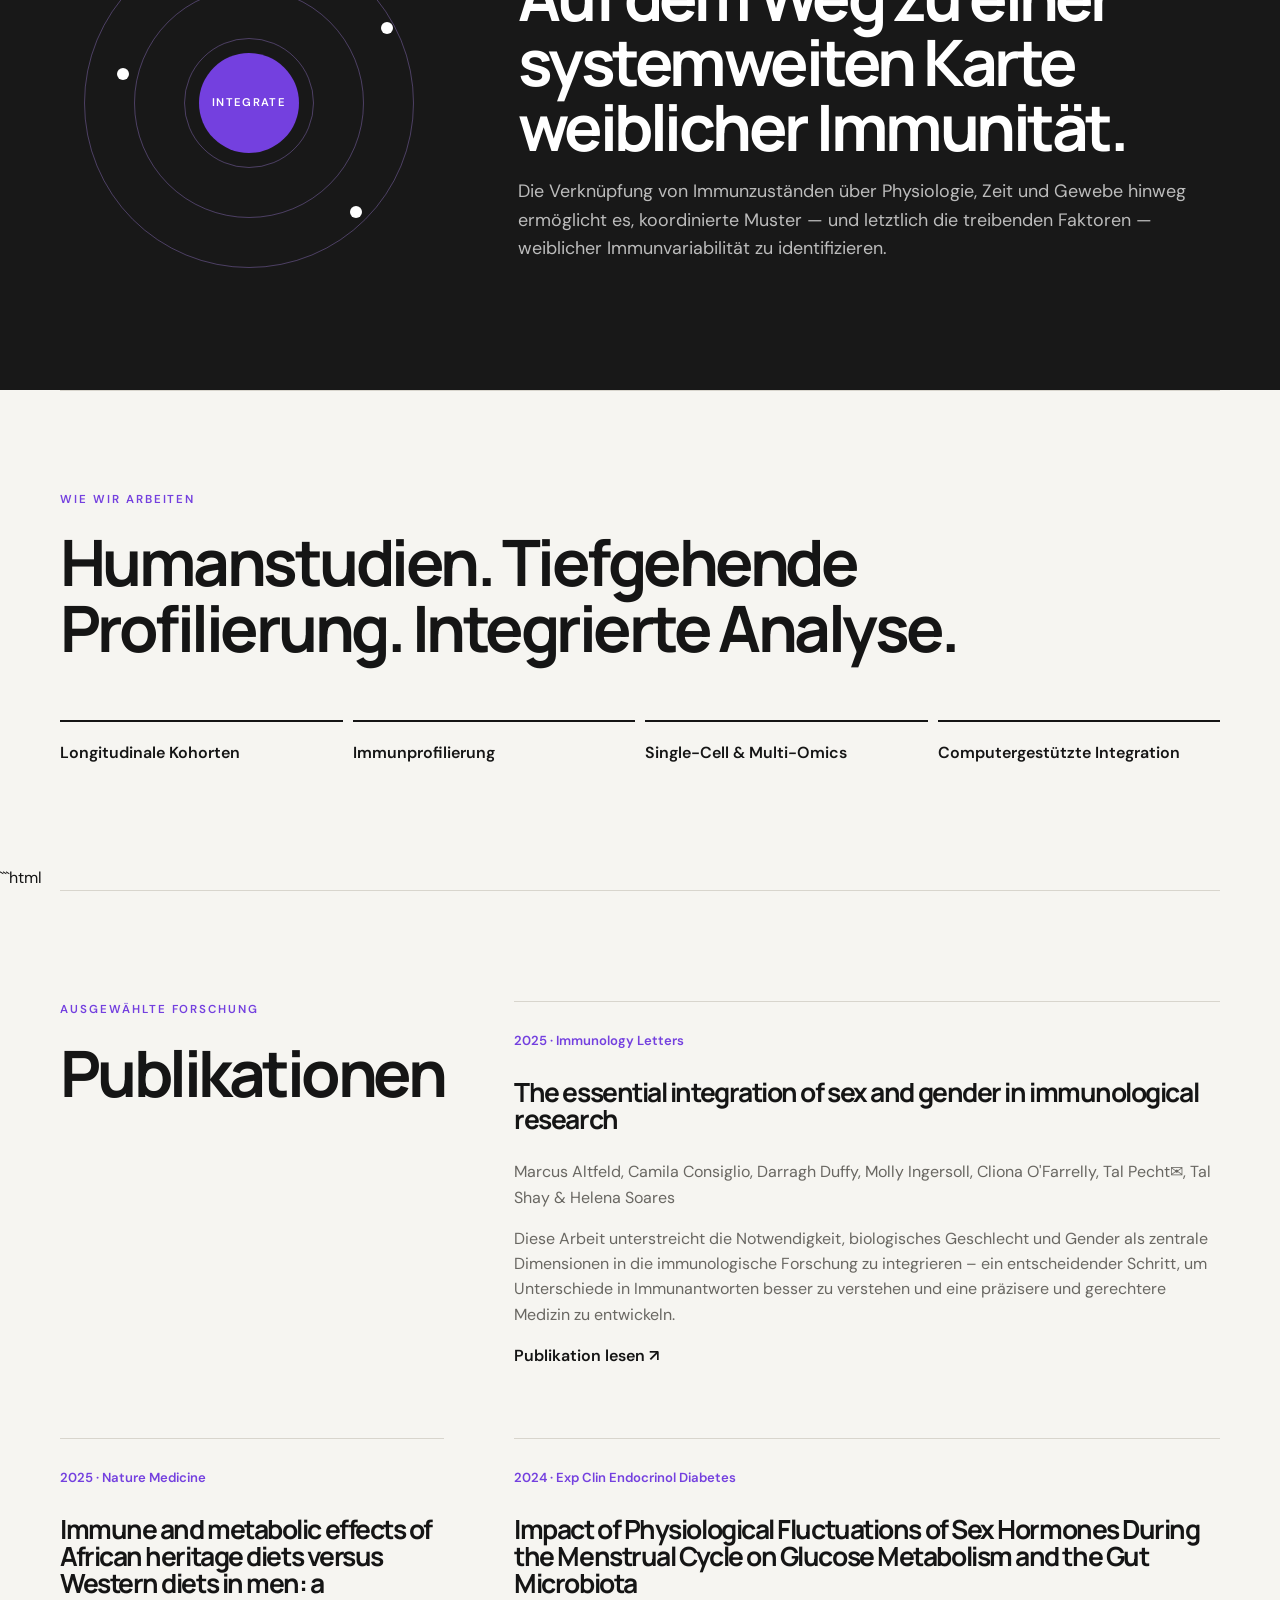
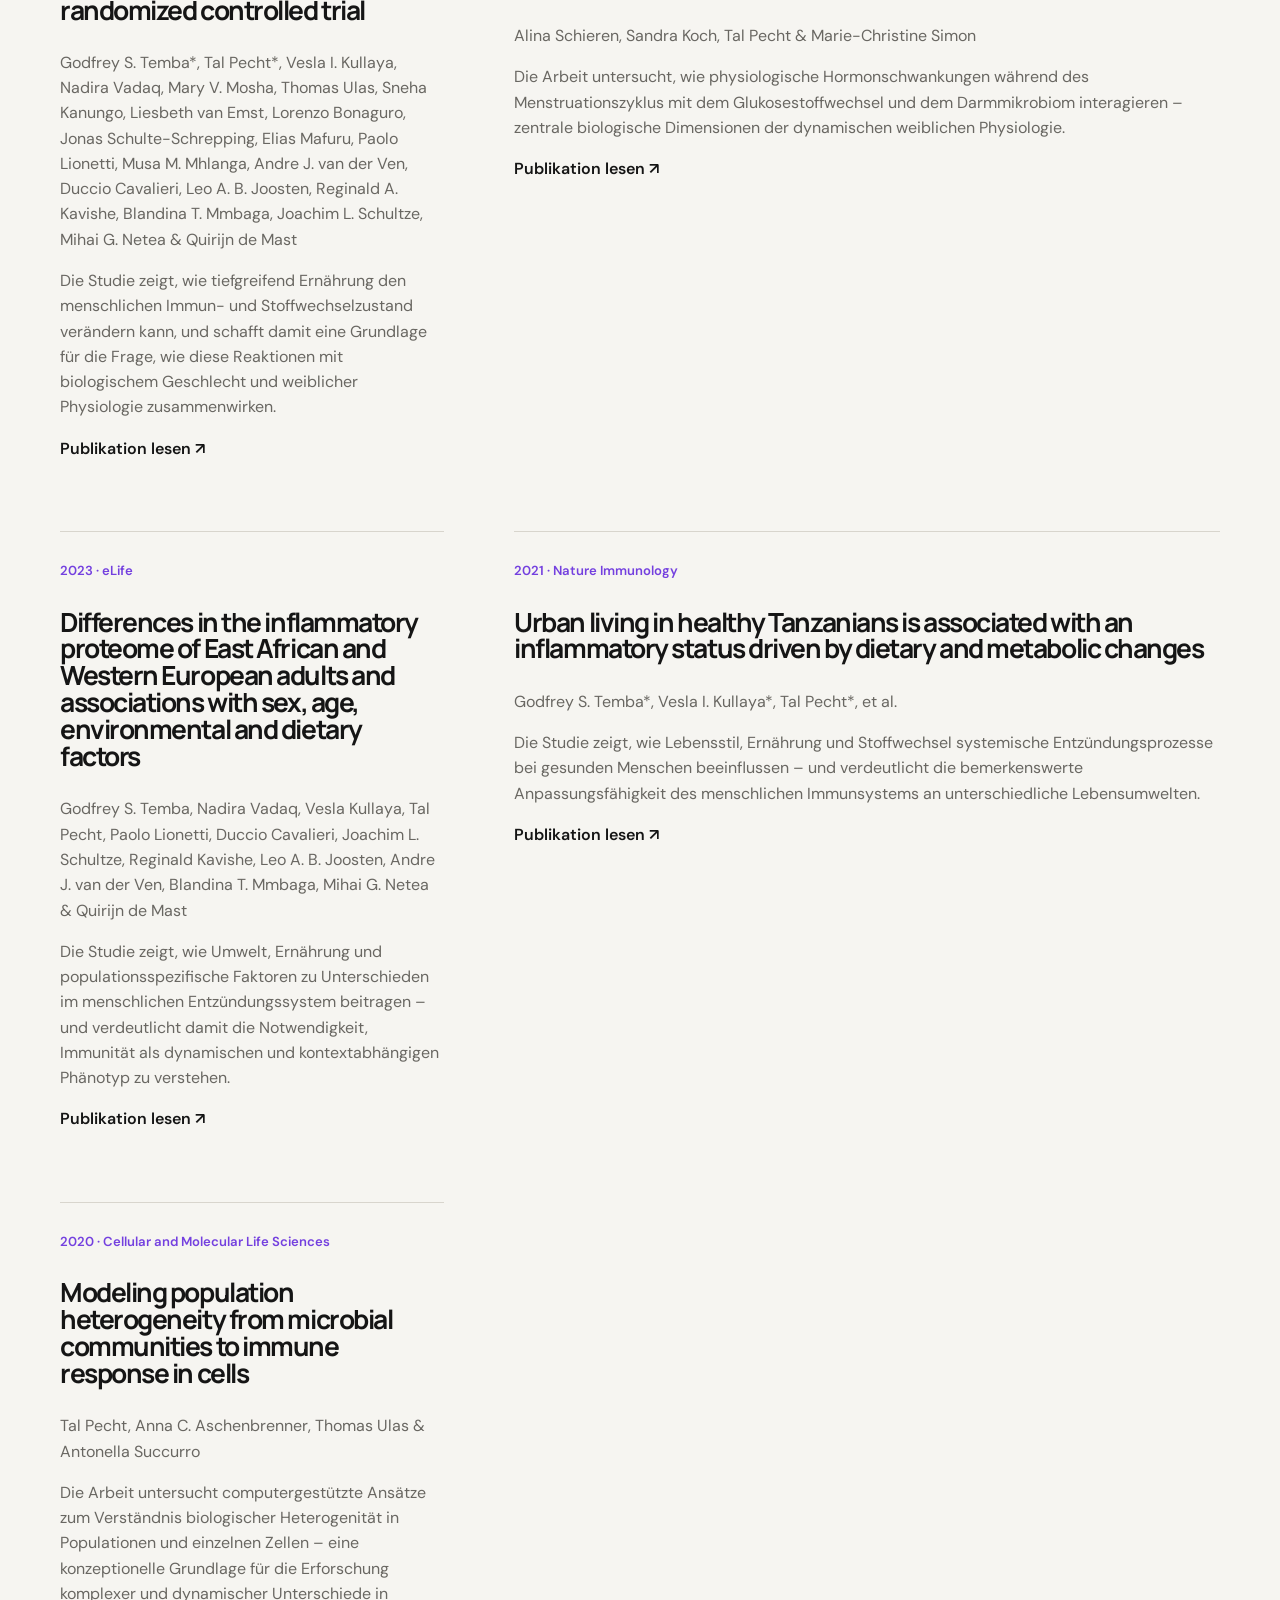
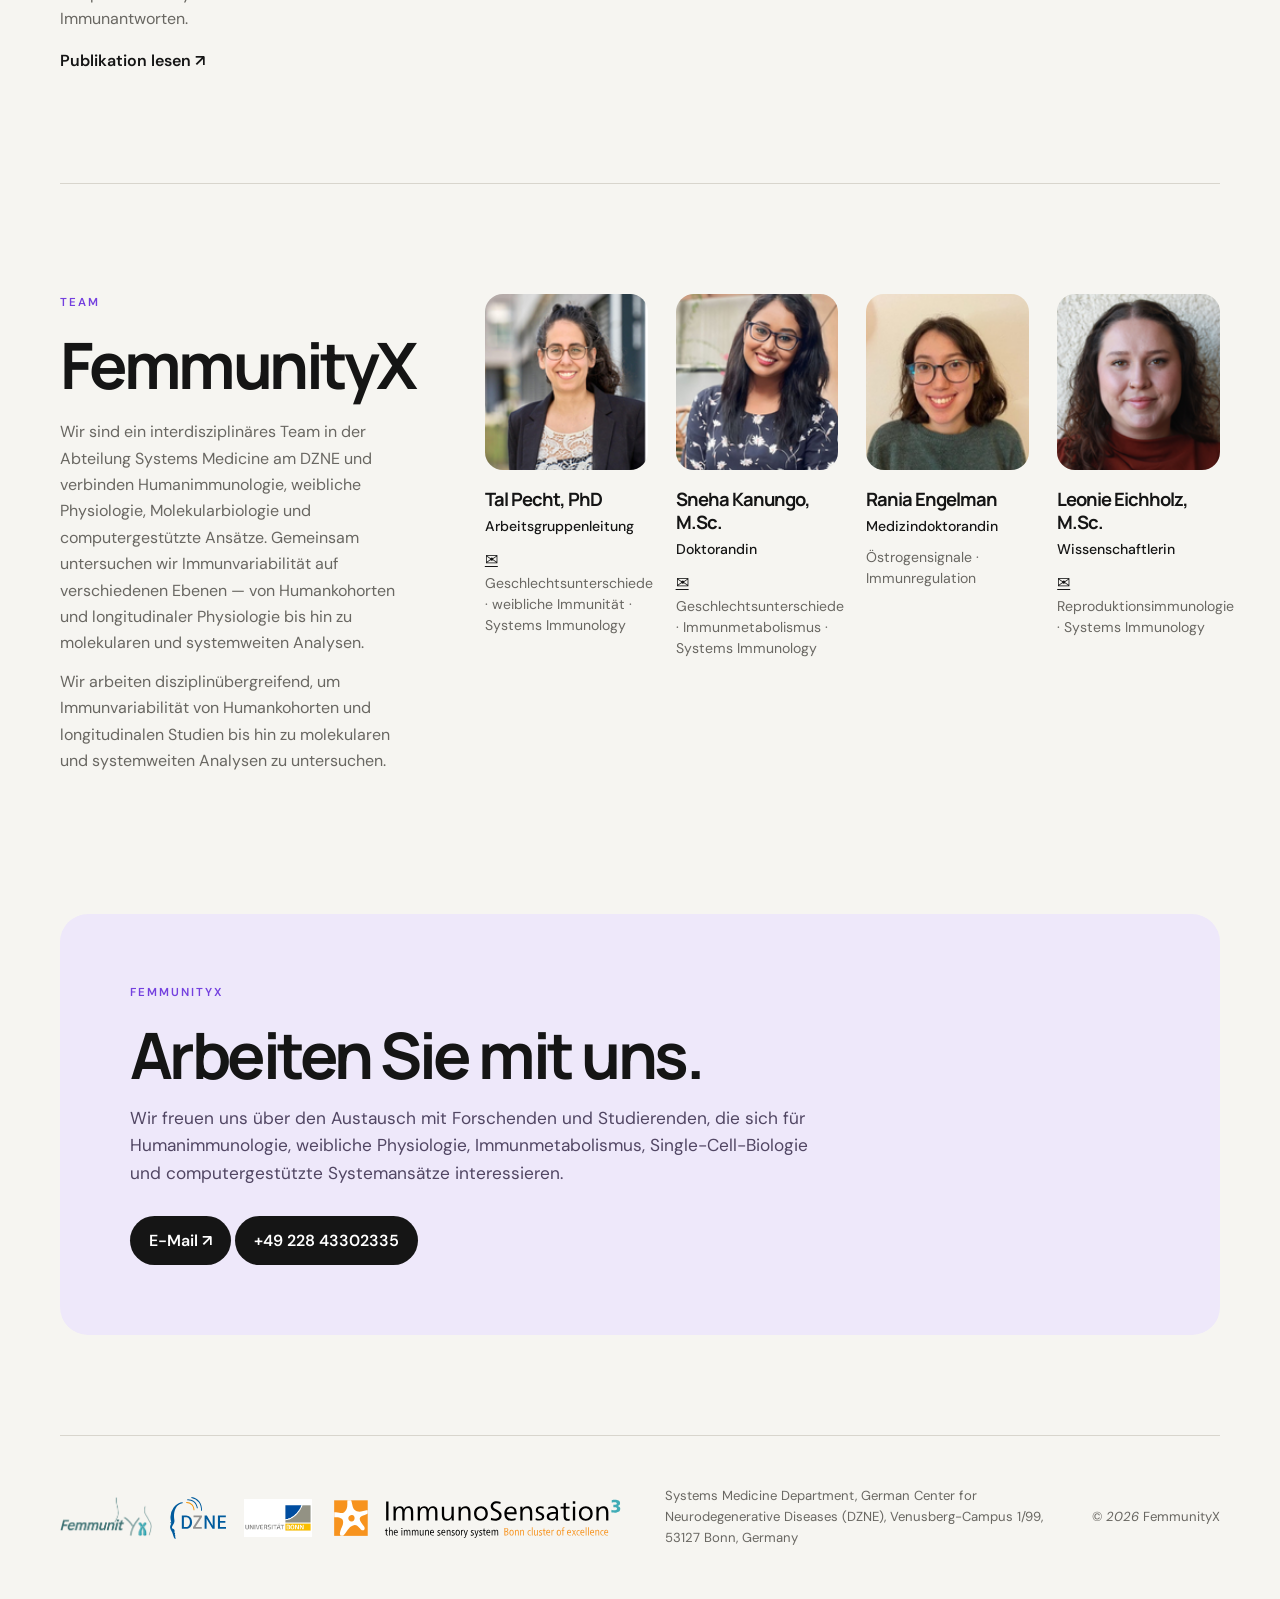
<file: de.html>
<!doctype html>
<html lang="de">

<head>
  <meta charset="utf-8">
  <meta name="viewport" content="width=device-width,initial-scale=1">

  <title>FemmunityX — Kartierung weiblicher Immunität</title>

  <meta
    name="description"
    content="FemmunityX erforscht weibliche Immunität und geschlechtsspezifische Unterschiede des Immunsystems im Zusammenspiel mit Hormonen, Stoffwechsel, Umwelt, Zeit und reproduktiven Geweben."
  >

  <link rel="stylesheet" href="assets/styles.css">
</head>


<body>


<!-- =========================================================
     HEADER
     ========================================================= -->

<header class="header">

  <a class="group-logo" href="#top">
    <img
      src="assets/femmunityx-logo.png"
      alt="FemmunityX"
    >
  </a>

  <button
    class="menu"
    aria-label="Toggle navigation"
    aria-expanded="false"
  >
    Menu
  </button>

  <nav>
    <a href="#vision">Vision</a>
    <a href="#research">Forschung</a>
    <a href="#femmunity">Femmunity</a>
    <a href="#people">Team</a>
    <a href="#publications">Publikationen</a>
    <a href="#contact">Kontakt</a>

    <div class="language-switch">
      <a href="index.html">EN</a>
      <span>|</span>
      <a href="de.html" class="active">DE</a>
    </div>
  </nav>

</header>


<main id="top">


<!-- =========================================================
     HERO
     ========================================================= -->

<section class="hero wrap">

  <div>

    <p class="overline femmunity-title">
      FEMMUNITY<span class="purple-x">X</span> · BONN
    </p>

    <h1>
      Kartierung<br>
      weiblicher Immunität
    </h1>

    <p class="subhead">
      Im Zusammenspiel von Hormonen, Stoffwechsel, Umwelt und Zeit.
    </p>

    <p class="intro">
      Mit Ansätzen der Human-Systems-Immunologie untersuchen wir, wie
      biologisches Geschlecht und weibliche Physiologie die Variabilität
      des Immunsystems prägen — von Unterschieden auf Populationsebene
      über hormonelle Dynamiken innerhalb einzelner Personen bis hin
      zur gewebespezifischen Immunität.
    </p>

    <a class="cta" href="#vision">
      Unsere Forschung entdecken <span>↓</span>
    </a>

  </div>


  <div class="map" aria-label="Systems map of female immunity">

    <div class="ring r1"></div>
    <div class="ring r2"></div>
    <div class="ring r3"></div>

    <svg viewBox="0 0 600 600" aria-hidden="true">

      <path
        class="curve a"
        d="M78 404 C154 314 132 164 256 206 C359 240 318 411 438 376 C508 355 510 236 555 145"
      />

      <path
        class="curve b"
        d="M55 451 C173 394 180 291 282 300 C397 311 394 431 535 385"
      />

      <circle cx="105" cy="370" r="9"/>
      <circle cx="257" cy="207" r="8"/>
      <circle cx="438" cy="376" r="9"/>
      <circle cx="525" cy="232" r="7"/>

    </svg>

    <div class="core">
      <small>KARTIERUNG</small>
      <strong>WEIBLICHE IMMUNITÄT</strong>
    </div>

    <div class="node n1">Hormone</div>
    <div class="node n2">Stoffwechsel</div>
    <div class="node n3">Umwelt</div>
    <div class="node n4">Zeit</div>
    <div class="node n5">Gewebe</div>

  </div>

</section>



<!-- =========================================================
     VISION
     ========================================================= -->

<section id="vision" class="vision">

  <div class="wrap vision-grid">

    <p class="overline light">
      UNSERE VISION
    </p>

    <div>

      <h2>
        Die Architektur weiblicher Immunität verstehen.
      </h2>

      <p class="big">
        Weibliche Immunität entsteht im Zusammenspiel von Geschlecht,
        Hormonen, Stoffwechsel, Umwelt und Zeit.
      </p>

      <p class="small">
        Mit systemimmunologischen Ansätzen untersuchen wir, wie diese
        Dimensionen Immunzustände zwischen Individuen und in unterschiedlichen
        physiologischen Kontexten prägen — und verbinden dabei
        geschlechtsspezifische Unterschiede auf Populationsebene mit
        longitudinalen Veränderungen innerhalb von Frauen und schließlich
        mit gewebespezifischer Immunität.
      </p>

    </div>

  </div>

</section>



<!-- =========================================================
     INTEGRATED RESEARCH PROGRAM
     ========================================================= -->

<section id="research" class="framework wrap">

  <div class="framework-head">

    <div>

      <p class="overline">
        INTEGRIERTES FORSCHUNGSPROGRAMM
      </p>

      <h2>
        Weibliche Immunität im Kontext<br>
        menschlicher Immunvariabilität.
      </h2>

    </div>

    <p>
      Geschlechtsspezifische Unterschiede des Immunsystems sind nicht statisch.
      Wir untersuchen, wie endokrine, metabolische und umweltbedingte
      Kontexte mit dem biologischen Geschlecht interagieren und
      Immunphänotypen prägen — und wie sich diese Zusammenhänge im Verlauf
      weiblicher Physiologie verändern.
    </p>

  </div>


  <div class="dimensions">

    <article>

      <b>01</b>

      <h3>Geschlecht</h3>

      <p>
        Charakterisierung von Unterschieden zwischen Frauen und Männern
        in Immunzuständen, Immunantworten und molekularen Phänotypen.
      </p>

    </article>


    <article>

      <b>02</b>

      <h3>Hormone</h3>

      <p>
        Untersuchung, wie sich verändernde endokrine Milieus mit
        Zuständen und Funktionen von Immunzellen verbinden.
      </p>

    </article>


    <article>

      <b>03</b>

      <h3>Stoffwechsel</h3>

      <p>
        Erfassung der Wechselwirkungen zwischen Stoffwechselzustand,
        Ernährung und Immunregulation.
      </p>

    </article>


    <article>

      <b>04</b>

      <h3>Umwelt</h3>

      <p>
        Untersuchung der Immunvariabilität in unterschiedlichen Ernährungs-,
        Mikrobiom- und Populationskontexten.
      </p>

    </article>


    <article class="femmunity-dimension">

      <b>05</b>

      <h3>Weibliche Physiologie</h3>

      <p>
        Longitudinale Untersuchung der Immunvariabilität über hormonelle
        Zustände, Zeit und biologische Kompartimente hinweg.
      </p>

    </article>

  </div>

</section>



<!-- =========================================================
     RESEARCH PROGRAMS
     ========================================================= -->

<section class="research wrap">

  <div class="research-head">

    <p class="overline">
      FORSCHUNGSPROGRAMME
    </p>

    <h2>
      Von Populationsvariabilität zu Immunmechanismen.
    </h2>

    <p>
      Unsere Projekte untersuchen Immunvariabilität auf komplementären Ebenen —
      von Populations- und Stoffwechseldiversität über longitudinale weibliche
      Physiologie bis hin zu kontrollierten experimentellen Systemen und
      computergestützter Integration.
    </p>

  </div>


  <div class="research-items">


    <!-- =====================================================
         TRANSMIC / TRANSINF
         ===================================================== -->

    <article>

      <p class="label">
        TransMic / TransInf
      </p>

      <h3>
        Stoffwechsel, Umwelt und Populationskontext
      </h3>

      <div>

        <p>
          TransMic und TransInf untersuchen, wie Ernährung, Zusammensetzung
          des Mikrobioms und Stoffwechselzustand die menschliche Immunfunktion
          in unterschiedlichen Populationen und metabolischen Kontexten prägen.
        </p>

        <p>
          Innerhalb von FemmunityX erweitern wir diese Fragen auf
          geschlechtsspezifische Unterschiede des Immunsystems und untersuchen,
          ob Ernährung, Adipositas, Insulinresistenz, Mikrobiomzusammensetzung
          und nahrungsabhängige Metaboliten die Immunfunktion bei Frauen und
          Männern unterschiedlich beeinflussen.
        </p>

        <p>
          <strong>Partner:</strong>
          KCMC (Tanzania), Radboud UMC (The Netherlands),
          INSERM & Sorbonne Université (France),
          University of Florence & Meyer Children’s Hospital (Italy),
          RSS-URCN (Burkina Faso)
        </p>

        <p>
          <strong>Förderung:</strong>
          JPI-HDHL · BMFTR
        </p>

      </div>

    </article>



    <!-- =====================================================
         FEMMUNITY
         ===================================================== -->

    <article>

      <p class="label">
        Femmunity
      </p>

      <h3>
        Weibliche Immunität über hormonelle Zustände und Gewebe hinweg
      </h3>

      <div>

        <p>
          Femmunity untersucht, wie hormonelle Rhythmen die Immunvariabilität
          im Verlauf weiblicher Physiologie prägen. Wir nutzen den natürlichen
          Menstruationszyklus und hormonelle Kontrazeption als Modelle
          wechselnder endokriner Milieus und verfolgen Immunveränderungen
          longitudinal.
        </p>

        <p>
          Das Programm erweitert sich von der peripheren Immunität hin zum
          reproduktiven Gewebe. Dadurch können wir untersuchen, welche
          Immunmerkmale stabil bleiben, welche hormonell dynamisch sind und
          wie sich Immunzustände zwischen biologischen Kompartimenten unterscheiden.
        </p>

        <p>
          <strong>Partner:</strong>
          Jr. Prof. Marie-Christine Simon, University of Bonn
        </p>

        <a href="#femmunity">
          Mehr zur Femmunity-Studie →
        </a>

      </div>

    </article>



    <!-- =====================================================
         HORMONE–IMMUNE EX VIVO
         ===================================================== -->

    <article>

      <p class="label">
        HormoneX
      </p>

      <h3>
        Hormon–Immun-Interaktionen 
        ex vivo
      </h3>

      <div>

        <p>
          Wir entwickeln experimentelle Ansätze, um zu untersuchen,
          wie menschliche Immunzellen ex vivo direkt auf veränderte
          hormonelle Milieus reagieren.
        </p>

        <p>
          Diese entstehende Forschungsrichtung ergänzt unsere Humanstudien
          durch die kontrollierte Untersuchung von Hormon–Immun-Interaktionen.
        </p>

      </div>

    </article>



    <!-- =====================================================
         INFORMATYX
         ===================================================== -->

    <article>

      <p class="label">
        InformatYX
      </p>

      <h3>
        Integration der Dimensionen
      </h3>

      <div>

        <p>
          InformatYX ist unser sich entwickelndes computergestütztes Framework
          zur Analyse von Immundaten unter Berücksichtigung von biologischem
          Geschlecht und Physiologie.
        </p>

        <p>
          Wir entwickeln analytische Workflows und Ressourcen, die Geschlecht,
          hormonellen Zustand, Stoffwechsel, Populationskontext und Physiologie
          in die Interpretation hochdimensionaler Immundaten integrieren.
        </p>

      </div>

    </article>


  </div>

</section>



<!-- =========================================================
     FEMMUNITY STUDY — DEDICATED SECTION
     ========================================================= -->

<section id="femmunity" class="study wrap">

  <div class="study-head">


    <div>

      <p class="overline pink">
        ZENTRALE STUDIE
      </p>

      <img
        class="fem-logo"
        src="assets/Femmunitystudy-logo.png"
        alt="Femmunity"
      >

    </div>


    <div>

      <h2>
        Weibliche Immunität von der Zirkulation bis ins Gewebe verfolgen.
      </h2>

      <p>
        Die Femmunity-Studie untersucht, wie hormonelle Rhythmen das
        Immunsystem im Verlauf weiblicher Physiologie prägen. Anhand des
        Menstruationszyklus und hormoneller Kontrazeption als Modelle
        wechselnder endokriner Milieus verfolgen wir Immunvariabilität
        über die Zeit und über verschiedene biologische Kompartimente hinweg.
      </p>

      <p>
        Unser Ziel ist es, über die Vorstellung eines einzigen weiblichen
        Immun-Basiszustands hinauszugehen und zu verstehen, welche Immunmerkmale
        stabil bleiben, welche hormonell dynamisch sind und wie sich diese
        Dynamiken vom peripheren Blut bis in das reproduktive Gewebe fortsetzen.
      </p>

      <p>
        <strong>Partner:</strong>
        Jr. Prof. Marie-Christine Simon, University of Bonn
      </p>


      <a
  href="mailto:femmunity@dzne.de?subject=Ich%20möchte%20an%20der%20Femmunity-Studie%20teilnehmen&body=Liebes%20Femmunity-Team%2C%0D%0A%0D%0Aich%20interessiere%20mich%20für%20die%20Teilnahme%20an%20der%20Femmunity-Studie%20und%20würde%20gerne%20weitere%20Informationen%20erhalten.%0D%0A%0D%0AViele%20Grüße"
  class="femmunity-join"
>
  An der Femmunity-Studie teilnehmen →
</a>

<p class="femmunity-phone">
  Sie möchten lieber anrufen?
  <a href="tel:+4922843302707">
    +49 228 4330 2707
  </a>
</p>

  </div>



  <!-- CIRCULATION TO TISSUE -->

  <div class="femmunity-projects">
      
  <div class="progress">

    <span>ZIRKULATION</span>

    <div>
      <i></i>
      <i></i>
      <i></i>
    </div>

    <span>REPRODUKTIVES GEWEBE</span>

  </div>



  <!-- FEMMUNITY SUBPROJECTS -->

  <div class="project-row">


    <!-- MHOON -->

    <article class="project orange">

      <div class="logo-box">

        <img
          src="assets/mhoon.png"
          alt="MHOON"
        >

      </div>

      <p class="step">
        01 · NATÜRLICHER ZYKLUS
      </p>

      <h3>
        Periphere Immunität im Verlauf des Menstruationszyklus.
      </h3>

      <p>
        Longitudinale Immunprofilierung parallel zu natürlichen hormonellen
        und metabolischen Veränderungen.
      </p>

    </article>



    <!-- MHOON PILL -->

    <article class="project red">

      <div class="logo-box">

        <img
          src="assets/mhoon-pill.png"
          alt="MHOON-Pill"
        >

      </div>

      <p class="step">
        02 · HORMONELLE MODULATION
      </p>

      <h3>
        Immundynamik unter hormoneller Kontrazeption.
      </h3>

      <p>
        Untersuchung, wie exogene hormonelle Zustände mit immunologischen
        und metabolischen Verläufen interagieren.
      </p>

    </article>



    <!-- ENDOSCOP -->

    <article class="project purple">

      <div class="logo-box">

        <img
          src="assets/endoscop.png"
          alt="ENDOSCOP"
        >

      </div>

      <p class="step">
        03 · GEWEBESCHNITTSTELLE
      </p>

      <h3>
        Einblick in die Immunlandschaft des Endometriums.
      </h3>

      <p>
        Untersuchung der Immunbiologie an der Schnittstelle zum reproduktiven
        Gewebe mithilfe von Menstruationsflüssigkeit und Single-Cell-Omics.
      </p>

    </article>


  </div>

  </div> <!-- closes femmunity-projects -->

</section>



<!-- =========================================================
     WHERE THIS LEADS
     ========================================================= -->

<section class="bridge">

  <div class="wrap bridge-grid">


    <div class="bridge-map">

      <div class="br br1"></div>
      <div class="br br2"></div>
      <div class="br br3"></div>

      <div class="bc">
        INTEGRATE
      </div>

      <span class="bd d1"></span>
      <span class="bd d2"></span>
      <span class="bd d3"></span>

    </div>


    <div>

      <p class="overline light">
        WOHIN DIES FÜHRT
      </p>

      <h2>
        Auf dem Weg zu einer systemweiten Karte weiblicher Immunität.
      </h2>

      <p>
        Die Verknüpfung von Immunzuständen über Physiologie, Zeit und Gewebe
        hinweg ermöglicht es, koordinierte Muster — und letztlich die
        treibenden Faktoren — weiblicher Immunvariabilität zu identifizieren.
      </p>

    </div>

  </div>

</section>



<!-- =========================================================
     METHODS
     ========================================================= -->

<section class="methods wrap">

  <p class="overline">
    WIE WIR ARBEITEN
  </p>

  <h2>
    Humanstudien. 
    Tiefgehende Profilierung. 
    Integrierte Analyse.
  </h2>

  <div class="method-line">

    <span>Longitudinale Kohorten</span>

    <span>Immunprofilierung</span>

    <span>Single-Cell & Multi-Omics</span>

    <span>Computergestützte Integration</span>

  </div>

</section>



<!-- =========================================================
     PUBLICATIONS
     ========================================================= -->

```html
<section id="publications" class="pubs wrap">

  <div>

    <p class="overline">
      AUSGEWÄHLTE FORSCHUNG
    </p>

    <h2>
      Publikationen
    </h2>

  </div>


  <!-- 2025 · IMMUNOLOGY LETTERS -->
  <article>

    <span>
      2025 · Immunology Letters
    </span>

    <h3>
      The essential integration of sex and gender in immunological research
    </h3>

    <p>
      Marcus Altfeld, Camila Consiglio, Darragh Duffy, Molly Ingersoll,
      Cliona O'Farrelly,
      Tal Pecht✉, Tal Shay & Helena Soares
    </p>

    <p>
      Diese Arbeit unterstreicht die Notwendigkeit, biologisches Geschlecht
      und Gender als zentrale Dimensionen in die immunologische Forschung
      zu integrieren – ein entscheidender Schritt, um Unterschiede in
      Immunantworten besser zu verstehen und eine präzisere und gerechtere
      Medizin zu entwickeln.
    </p>

    <a
      href="https://doi.org/10.1016/j.imlet.2025.107097"
      target="_blank"
      rel="noopener"
    >
      Publikation lesen ↗
    </a>

  </article>


  <!-- 2025 · NATURE MEDICINE -->
  <article>

    <span>
      2025 · Nature Medicine
    </span>

    <h3>
      Immune and metabolic effects of African heritage diets
      versus Western diets in men: a randomized controlled trial
    </h3>

    <p>
      Godfrey S. Temba*, Tal Pecht*, Vesla I. Kullaya, Nadira Vadaq,
      Mary V. Mosha, Thomas Ulas, Sneha Kanungo, Liesbeth van Emst,
      Lorenzo Bonaguro, Jonas Schulte-Schrepping, Elias Mafuru,
      Paolo Lionetti, Musa M. Mhlanga, Andre J. van der Ven,
      Duccio Cavalieri, Leo A. B. Joosten, Reginald A. Kavishe,
      Blandina T. Mmbaga, Joachim L. Schultze, Mihai G. Netea
      & Quirijn de Mast
    </p>

    <p>
      Die Studie zeigt, wie tiefgreifend Ernährung den menschlichen
      Immun- und Stoffwechselzustand verändern kann, und schafft damit
      eine Grundlage für die Frage, wie diese Reaktionen mit biologischem
      Geschlecht und weiblicher Physiologie zusammenwirken.
    </p>

    <a
      href="https://www.nature.com/articles/s41591-025-03602-0"
      target="_blank"
      rel="noopener"
    >
      Publikation lesen ↗
    </a>

  </article>


  <!-- 2024 · EXP CLIN ENDOCRINOL DIABETES -->
  <article>

    <span>
      2024 · Exp Clin Endocrinol Diabetes
    </span>

    <h3>
      Impact of Physiological Fluctuations of Sex Hormones During
      the Menstrual Cycle on Glucose Metabolism and the Gut Microbiota
    </h3>

    <p>
      Alina Schieren, Sandra Koch, Tal Pecht & Marie-Christine Simon
    </p>

    <p>
      Die Arbeit untersucht, wie physiologische Hormonschwankungen
      während des Menstruationszyklus mit dem Glukosestoffwechsel und
      dem Darmmikrobiom interagieren – zentrale biologische Dimensionen
      der dynamischen weiblichen Physiologie.
    </p>

    <a
      href="https://pmc.ncbi.nlm.nih.gov/articles/PMC11093651/"
      target="_blank"
      rel="noopener"
    >
      Publikation lesen ↗
    </a>

  </article>


  <!-- 2023 · eLIFE -->
  <article>

    <span>
      2023 · eLife
    </span>

    <h3>
      Differences in the inflammatory proteome of East African and
      Western European adults and associations with sex, age, environmental
      and dietary factors
    </h3>

    <p>
      Godfrey S. Temba, Nadira Vadaq, Vesla Kullaya, Tal Pecht,
      Paolo Lionetti, Duccio Cavalieri, Joachim L. Schultze,
      Reginald Kavishe, Leo A. B. Joosten, Andre J. van der Ven,
      Blandina T. Mmbaga, Mihai G. Netea & Quirijn de Mast
    </p>

    <p>
      Die Studie zeigt, wie Umwelt, Ernährung und populationsspezifische
      Faktoren zu Unterschieden im menschlichen Entzündungssystem
      beitragen – und verdeutlicht damit die Notwendigkeit, Immunität
      als dynamischen und kontextabhängigen Phänotyp zu verstehen.
    </p>

    <a
      href="https://elifesciences.org/articles/82297"
      target="_blank"
      rel="noopener"
    >
      Publikation lesen ↗
    </a>

  </article>


  <!-- 2021 · NATURE IMMUNOLOGY -->
  <article>

    <span>
      2021 · Nature Immunology
    </span>

    <h3>
      Urban living in healthy Tanzanians is associated with an
      inflammatory status driven by dietary and metabolic changes
    </h3>

    <p>
      Godfrey S. Temba*, Vesla I. Kullaya*, Tal Pecht*, et al.
    </p>

    <p>
      Die Studie zeigt, wie Lebensstil, Ernährung und Stoffwechsel
      systemische Entzündungsprozesse bei gesunden Menschen beeinflussen –
      und verdeutlicht die bemerkenswerte Anpassungsfähigkeit des
      menschlichen Immunsystems an unterschiedliche Lebensumwelten.
    </p>

    <a
      href="https://www.nature.com/articles/s41590-021-00867-8"
      target="_blank"
      rel="noopener"
    >
      Publikation lesen ↗
    </a>

  </article>


  <!-- 2020 · CELLULAR AND MOLECULAR LIFE SCIENCES -->
  <article>

    <span>
      2020 · Cellular and Molecular Life Sciences
    </span>

    <h3>
      Modeling population heterogeneity from microbial communities
      to immune response in cells
    </h3>

    <p>
      Tal Pecht, Anna C. Aschenbrenner, Thomas Ulas & Antonella Succurro
    </p>

    <p>
      Die Arbeit untersucht computergestützte Ansätze zum Verständnis
      biologischer Heterogenität in Populationen und einzelnen Zellen –
      eine konzeptionelle Grundlage für die Erforschung komplexer und
      dynamischer Unterschiede in Immunantworten.
    </p>

    <a
      href="https://doi.org/10.1007/s00018-019-03378-w"
      target="_blank"
      rel="noopener"
    >
      Publikation lesen ↗
    </a>

  </article>


</section>


<!-- =========================================================
     PEOPLE
     ========================================================= -->

<section id="people" class="people wrap">

  <div>

    <p class="overline">
      TEAM
    </p>

    <h2>
      FemmunityX
    </h2>

    <p class="people-intro">
  Wir sind ein interdisziplinäres Team in der Abteilung Systems Medicine
  am DZNE und verbinden Humanimmunologie, weibliche Physiologie,
  Molekularbiologie und computergestützte Ansätze. Gemeinsam untersuchen
  wir Immunvariabilität auf verschiedenen Ebenen — von Humankohorten
  und longitudinaler Physiologie bis hin zu molekularen und systemweiten
  Analysen.
</p>

    <p class="people-intro">
      Wir arbeiten disziplinübergreifend, um Immunvariabilität von
      Humankohorten und longitudinalen Studien bis hin zu molekularen
      und systemweiten Analysen zu untersuchen.
    </p>

  </div>


  <div class="people-grid">

    <!-- TAL -->

    <article>

      <img
        class="portrait tal-photo"
        src="assets/3.png"
        alt="Tal Pecht"
      >

      <h3>
        Tal Pecht, PhD
      </h3>

      <span>
        Arbeitsgruppenleitung
      </span>

      <a class="talp-email" href="mailto:tal.pacht@dzne.de">
      ✉
      </a>

      <p>
        Geschlechtsunterschiede · weibliche Immunität · Systems Immunology
      </p>

    </article>


    <!-- SNEHA -->

    <article>

      <img
        class="portrait sneha-photo"
        src="assets/2.png"
        alt="Sneha Kanungo"
      >

      <h3>
        Sneha Kanungo, M.Sc.
      </h3>

      <span>
        Doktorandin
      </span>

      <a class="talp-email" href="mailto:sneha.kanungo@dzne.de">
      ✉
      </a>

      <p>
        Geschlechtsunterschiede · Immunmetabolismus · Systems Immunology
      </p>

    </article>


    <!-- RANIA -->

    <article>

      <img
        class="portrait rania-photo"
        src="assets/1.png"
        alt="Rania Engelman"
      >

      <h3>
        Rania Engelman
      </h3>

      <span>
        Medizindoktorandin
      </span>

      <p>
        Östrogensignale · Immunregulation
      </p>

    </article>


    <!-- LEONIE -->

    <article>

      <img
        class="portrait leonie-photo"
        src="assets/4.png"
        alt="Leonie Eichholz"
      >

      <h3>
        Leonie Eichholz, M.Sc.
      </h3>

      <span>
        Wissenschaftlerin
      </span>

      <a class="talp-email" href="mailto:leonie.eichholz@dzne.de">
      ✉
      </a>

      <p>
        Reproduktionsimmunologie · Systems Immunology
      </p>

    </article>

  </div>

</section>



<!-- =========================================================
     CONTACT
     ========================================================= -->

<section id="contact" class="join wrap">

  <p class="overline">
    FEMMUNITYX
  </p>

  <h2>
    Arbeiten Sie mit uns.
  </h2>

  <p>
    Wir freuen uns über den Austausch mit Forschenden und Studierenden,
    die sich für Humanimmunologie, weibliche Physiologie, Immunmetabolismus,
    Single-Cell-Biologie und computergestützte Systemansätze interessieren.
  </p>

 <div class="contact-links">

  <a href="mailto:tal.pacht@dzne.de">
    E-Mail ↗
  </a>

  <a href="tel:+4922843302335">
    +49 228 43302335
  </a>

</div>

</section>


</main>



<!-- =========================================================
     FOOTER
     ========================================================= -->

<footer class="footer wrap">

  <div class="footer-logos">

    <img
      src="assets/Femmunity_logo_final.png"
      alt="FemmunityX"
      class="logo-femmunity"
    >

    <img
      src="assets/DZNE_Logo_CMYK.svg"
      alt="DZNE"
      class="logo-dzne"
    >

    <img
      src="assets/university-of-bonn-universitaet-bonn-vector-logo.png"
      alt="University of Bonn"
      class="logo-bonn"
    >

    <img
      src="assets/Logo%20ImmunoSensation3_rgb.svg"
      alt="ImmunoSensation"
      class="logo-immuno"
    >

  </div>

  <span>
    Systems Medicine Department,
    German Center for Neurodegenerative Diseases (DZNE),
    Venusberg-Campus 1/99, 53127 Bonn, Germany
  </span>

  <span>
    © <i id="year"></i> FemmunityX
  </span>

</footer>


<script src="assets/script.js"></script>

</body>
</html>
</file>
<file: assets/styles.css>
@import url('https://fonts.googleapis.com/css2?family=DM+Sans:wght@400;500;600&family=Manrope:wght@500;600;700&display=swap');


/* =========================================================
   VARIABLES + GENERAL
   ========================================================= */

:root {
    --bg: #f6f5f1;
    --ink: #151515;
    --muted: #696762;
    --line: #d8d5cd;
    --violet: #7440df;
    --deep: #271943;
    --soft: #eee8fa;
    --paper: #fff;
    --pink: #d96672;
    --max: 1160px;
}

* {
    box-sizing: border-box;
}

html {
    scroll-behavior: smooth;
}

body {
    margin: 0;
    background: var(--bg);
    color: var(--ink);
    font-family: "DM Sans", sans-serif;
    line-height: 1.58;
}

img {
    max-width: 100%;
    height: auto;
}

a {
    color: inherit;
}

.wrap {
    width: min(calc(100% - 40px), var(--max));
    margin: auto;
}

/* =========================================================
   HEADER + NAVIGATION
   ========================================================= */

.header {
    width: 100%;
    height: 82px;

    display: flex;
    align-items: center;
    justify-content: space-between;

    padding: 0 max(20px, calc((100% - var(--max)) / 2));

    position: sticky;
    top: 0;
    z-index: 1000;

    background: rgba(246, 245, 241, 0.96);

    backdrop-filter: blur(12px);
    -webkit-backdrop-filter: blur(12px);

    border-bottom: 1px solid var(--line);
}


/* FemmunityX logo */

.group-logo {
    display: flex;
    align-items: center;

    flex: 0 0 auto;

    text-decoration: none;
}

.group-logo img {
    display: block;

    width: auto;
    height: 44px;

    max-width: 170px;

    object-fit: contain;
}


/* Navigation */

.header nav {
    display: flex;
    align-items: center;
    gap: 28px;

    margin-left: auto;
}

.header nav a {
    text-decoration: none;

    font-size: 0.88rem;
    font-weight: 500;

    color: var(--ink);

    transition: color 0.2s ease;
}

.header nav a:hover {
    color: var(--violet);
}


/* Mobile menu button */

.menu {
    display: none;

    border: 0;
    background: transparent;

    color: var(--ink);

    font-family: "DM Sans", sans-serif;
    font-size: 0.88rem;
    font-weight: 600;

    cursor: pointer;
}

/* =========================================================
   LANGUAGE SWITCH
   ========================================================= */

.language-switch {
    display: flex;
    align-items: center;
    gap: 6px;

    margin-left: 16px;
    padding-left: 16px;

    border-left: 1px solid var(--line);

    font-size: 0.72rem;
    font-weight: 600;
    letter-spacing: 0.08em;
}

.language-switch a {
    color: var(--muted);
    text-decoration: none;
}

.language-switch a:hover {
    color: var(--violet);
}

.language-switch a.active {
    color: var(--ink);
    font-weight: 700;
}

.language-switch span {
    color: var(--line);
}


/* =========================================================
   TYPOGRAPHY
   ========================================================= */

.overline {
    margin: 0 0 20px;
    font-size: 0.72rem;
    letter-spacing: 0.17em;
    font-weight: 600;
    color: var(--violet);
}

.light {
    color: #c7b3f0;
}

.pink {
    color: var(--pink);
}

h1,
h2,
h3 {
    font-family: "Manrope", sans-serif;
    letter-spacing: -0.055em;
    line-height: 1.02;
}


/* FEMMUNITYX · BONN */

.femmunity-title {
    color: #151515;
}

.femmunity-title .purple-x {
    color: #7440df;
    font-size: 26px;
    font-weight: 700;
    display: inline-block;
    margin-left: 1px;
    margin-right: 3px;
    vertical-align: -3px;
}


/* =========================================================
   HERO
   ========================================================= */

.hero {
    min-height: 80vh;
    padding: 90px 0 110px;

    display: grid;
    grid-template-columns: 1fr 0.9fr;
    gap: 70px;

    align-items: center;
}

.hero h1 {
    font-size: clamp(4rem, 8vw, 7.5rem);
    margin: 0;
}

.subhead {
    font-size: clamp(1.35rem, 2.2vw, 1.9rem);
    max-width: 650px;
    margin: 28px 0 14px;
}

.intro {
    max-width: 630px;
    color: var(--muted);
    font-size: 1.05rem;
}

.cta {
    display: inline-flex;
    gap: 16px;

    margin-top: 28px;

    text-decoration: none;
    font-weight: 600;

    border-bottom: 1px solid;
    padding-bottom: 5px;
}


/* =========================================================
   HERO — MAPPING FEMALE IMMUNITY
   ========================================================= */


/* ---------------------------------------------------------
   MAIN MAP CONTAINER
   --------------------------------------------------------- */

.map {
    height: 550px;
    position: relative;

    border-radius: 30px;

    background: #ebe9e3;

    overflow: hidden;

    /* Creates a clean stacking context */
    isolation: isolate;
}


/* ---------------------------------------------------------
   MOVING PURPLE GLOW
   --------------------------------------------------------- */

.map::before {
    content: "";

    position: absolute;

    width: 70%;
    height: 70%;

    left: 15%;
    top: 15%;

    border-radius: 50%;

    background: radial-gradient(
        circle,
        rgba(116, 64, 223, 0.22) 0%,
        rgba(116, 64, 223, 0.14) 30%,
        rgba(116, 64, 223, 0.07) 50%,
        rgba(116, 64, 223, 0.03) 62%,
        transparent 75%
    );

    filter: blur(20px);

    z-index: 0;

    pointer-events: none;

    animation: movePurpleGlow 16s ease-in-out infinite;
}


/* Purple glow movement */

@keyframes movePurpleGlow {

    0% {
        transform: translate(-18%, -12%) scale(1);
    }

    20% {
        transform: translate(12%, -15%) scale(1.06);
    }

    40% {
        transform: translate(22%, 8%) scale(1);
    }

    60% {
        transform: translate(10%, 22%) scale(1.08);
    }

    80% {
        transform: translate(-20%, 15%) scale(1.03);
    }

    100% {
        transform: translate(-18%, -12%) scale(1);
    }
}


/* ---------------------------------------------------------
   CONCENTRIC RINGS
   --------------------------------------------------------- */

.ring {
    position: absolute;

    left: 50%;
    top: 50%;

    transform: translate(-50%, -50%);

    border: 1px solid rgba(116, 64, 223, 0.18);
    border-radius: 50%;

    z-index: 1;
}

.r1 {
    width: 42%;
    aspect-ratio: 1;
}

.r2 {
    width: 67%;
    aspect-ratio: 1;
}

.r3 {
    width: 90%;
    aspect-ratio: 1;
}


/* ---------------------------------------------------------
   SWIRLY LINES + DOTS
   --------------------------------------------------------- */

.map svg {
    position: absolute;

    inset: 0;

    width: 100%;
    height: 100%;

    z-index: 2;

    pointer-events: none;
}

.curve {
    fill: none;

    stroke: rgba(116, 64, 223, 0.25);

    stroke-width: 2;
}

.curve.b {
    stroke: rgba(20, 20, 20, 0.12);

    stroke-width: 1.4;
}


/* Purple outlined dots */

.map svg circle {
    fill: var(--bg);

    stroke: var(--violet);

    stroke-width: 2;
}


/* ---------------------------------------------------------
   CENTRAL CIRCLE
   --------------------------------------------------------- */

.core {
    position: absolute;

    left: 50%;
    top: 50%;

    transform: translate(-50%, -50%);

    width: 145px;
    height: 145px;

    border-radius: 50%;

    background: var(--ink);
    color: white;

    display: grid;
    place-content: center;

    text-align: center;

    z-index: 4;
}

.core small {
    font-size: 0.62rem;

    letter-spacing: 0.16em;

    line-height: 1.2;

    margin-bottom: 6px;
}

.core strong {
    font-size: 1.05rem;

    line-height: 1.25;
}


/* ---------------------------------------------------------
   FACTOR LABELS
   --------------------------------------------------------- */

.node {
    position: absolute;

    background: rgba(255, 255, 255, 0.95);

    border: 1px solid rgba(0, 0, 0, 0.08);

    border-radius: 999px;

    padding: 9px 14px;

    font-size: 0.82rem;
    font-weight: 600;

    z-index: 4;
}


/* Hormones */

.n1 {
    left: 8%;
    top: 17%;
}


/* Metabolism */

.n2 {
    right: 6%;
    top: 23%;
}


/* Environment */

.n3 {
    left: 6%;
    bottom: 17%;
}


/* Time */

.n4 {
    right: 17%;
    bottom: 12%;
}


/* Tissue */

.n5 {
    right: 2%;
    top: 52%;
}


/* ---------------------------------------------------------
   ACCESSIBILITY — REDUCE MOTION
   --------------------------------------------------------- */

@media (prefers-reduced-motion: reduce) {

    .map::before {
        animation: none;

        transform: translate(0, 10%) scale(1.05);
    }
}

/* =========================================================
   VISION
   ========================================================= */

.vision {
    background: var(--deep);
    color: white;

    padding: 110px 0;
}

.vision-grid {
    display: grid;
    grid-template-columns: 0.35fr 1fr;
    gap: 70px;
}

.vision h2,
.framework h2,
.study h2,
.bridge h2,
.research h2,
.methods h2,
.pubs h2,
.people h2,
.join h2 {
    font-size: clamp(2.8rem, 5vw, 5rem);
    margin: 0;
}

.vision .big {
    font-size: clamp(1.5rem, 2.5vw, 2.2rem);
    line-height: 1.3;

    max-width: 850px;

    color: #eee8fa;
}

.vision .small {
    max-width: 760px;

    color: #bdb4cb;

    font-size: 1.08rem;
}


/* =========================================================
   RESEARCH FRAMEWORK
   ========================================================= */

.framework {
    padding: 120px 0;
}

.framework-head {
    display: grid;
    grid-template-columns: 0.55fr 1fr;
    gap: 60px;

    align-items: end;

    margin-bottom: 70px;
}

.dimensions {
    display: grid;
    grid-template-columns: repeat(5, 1fr);
    gap: 10px;
}

.dimensions article {
    border-top: 2px solid var(--ink);

    padding: 24px 12px 20px 0;
}

.dimensions b {
    color: var(--violet);
    font-size: 0.8rem;
}

.dimensions h3 {
    font-size: 1.2rem;
    margin: 34px 0 8px;
}

.dimensions p {
    color: var(--muted);
    font-size: 0.9rem;
}


/* =========================================================
   FEMMUNITY STUDY
   ========================================================= */

.study {
    padding: 120px 0;
    border-top: 1px solid var(--line);
}

.study-head {
    display: grid;
    grid-template-columns: 0.7fr 1.3fr;
    gap: 70px;
}

.fem-logo {
    display: block;

    width: auto;
    height: 160px;

    max-width: 500px;

    object-fit: contain;
    object-position: left center;
}

.study-head > div:last-child p {
    font-size: 1.12rem;
    color: var(--muted);

    max-width: 700px;
}


/* JOIN FEMMUNITY BUTTON */

.femmunity-join {
    display: inline-flex;
    align-items: center;

    margin-top: 22px;

    padding: 12px 20px;

    background: var(--violet);
    color: white;

    border-radius: 999px;

    text-decoration: none;

    font-size: 0.9rem;
    font-weight: 600;

    transition:
        transform 0.2s ease,
        background 0.2s ease;
}

.femmunity-join:hover {
    background: var(--deep);
    transform: translateY(-2px);
}

.femmunity-phone {
    margin-top: 16px;
    font-size: 0.9rem;
    color: var(--muted);
}

.femmunity-phone a {
    color: var(--ink);
    text-decoration: none;
    font-weight: 600;
}

.femmunity-phone a:hover {
    color: var(--violet);
}


/* =========================================================
   FEMMUNITY — CIRCULATION TO TISSUE
   ========================================================= */
.progress {
    width: 100%;
    margin: 70px 0 28px;

    display: flex;
    align-items: center;
    justify-content: center;

    gap: 22px;

    font-size: 0.64rem;
    font-weight: 600;
    letter-spacing: 0.14em;

    color: var(--muted);
}


/* LEFT + RIGHT LABELS */

.progress > span {
    flex: 0 0 auto;
    white-space: nowrap;
}


/* CENTRAL JOURNEY LINE */

.progress > div {
    position: relative;

    flex: 1 1 auto;
    max-width: 520px;
    height: 22px;

    display: flex;
    align-items: center;
    justify-content: space-around;
}


/* COLORED LINE */

.progress > div::before {
    content: "";

    position: absolute;

    left: 0;
    right: 0;
    top: 50%;

    height: 2px;

    transform: translateY(-50%);

    background: linear-gradient(
        90deg,
        #e78b00 0%,
        #d96672 50%,
        #7440df 100%
    );
}


/* THREE PROJECT DOTS */

.progress i {
    position: relative;
    z-index: 2;

    display: block;

    width: 10px;
    height: 10px;

    background: var(--bg);

    border: 2px solid var(--violet);
    border-radius: 50%;
}

.progress i:nth-child(1) {
    border-color: #e78b00;
}

.progress i:nth-child(2) {
    border-color: #d96672;
}

.progress i:nth-child(3) {
    border-color: #7440df;
}


/* =========================================================
   FEMMUNITY PROJECTS
   ========================================================= */

.project-row {
    width: 100%;

    display: grid;
    grid-template-columns: repeat(3, minmax(0, 1fr));

    gap: 16px;
}

.project {
    background: var(--paper);

    border: 1px solid var(--line);
    border-radius: 22px;

    padding: 25px;
}

.logo-box {
    height: 170px;

    display: flex;
    align-items: center;
    justify-content: center;

    padding: 15px;

    margin-bottom: 22px;
}

.logo-box img {
    display: block;

    width: auto;
    height: auto;

    max-width: 100%;

    object-fit: contain;
}

.orange .logo-box img,
.red .logo-box img {
    max-height: 110px;
}

.purple .logo-box img {
    max-height: 128px;
}

.step {
    font-size: 0.68rem;
    letter-spacing: 0.12em;

    font-weight: 600;
}

.orange .step {
    color: #e78b00;
}

.red .step {
    color: #c93932;
}

.purple .step {
    color: #7650a2;
}

.project h3 {
    font-size: 1.55rem;
    margin: 12px 0;
}

.project > p:last-child {
    color: var(--muted);
    font-size: 0.95rem;
}


/* =========================================================
   VISION / INTEGRATION BRIDGE
   ========================================================= */

.bridge {
    background: #181818;
    color: white;

    padding: 110px 0;
}

.bridge-grid {
    display: grid;
    grid-template-columns: 0.7fr 1.3fr;

    gap: 80px;

    align-items: center;
}

.bridge p:last-child {
    color: #bcbcbc;

    font-size: 1.12rem;

    max-width: 700px;
}

.bridge-map {
    height: 350px;
    position: relative;
}

.br {
    position: absolute;

    left: 50%;
    top: 50%;

    transform: translate(-50%, -50%);

    border: 1px solid rgba(174, 137, 239, 0.35);
    border-radius: 50%;
}

.br1 {
    width: 130px;
    height: 130px;
}

.br2 {
    width: 230px;
    height: 230px;
}

.br3 {
    width: 330px;
    height: 330px;
}

.bc {
    position: absolute;

    left: 50%;
    top: 50%;

    transform: translate(-50%, -50%);

    width: 100px;
    height: 100px;

    border-radius: 50%;

    background: var(--violet);

    display: grid;
    place-items: center;

    font-size: 0.7rem;
    letter-spacing: 0.12em;

    font-weight: 600;
}

.bd {
    position: absolute;

    width: 12px;
    height: 12px;

    background: white;

    border-radius: 50%;
}

.bd.d1 {
    left: 15%;
    top: 40%;
}

.bd.d2 {
    right: 12%;
    top: 27%;
}

.bd.d3 {
    right: 20%;
    bottom: 17%;
}


/* =========================================================
   BROADER RESEARCH
   ========================================================= */

.research {
    padding: 120px 0;
}

.research-head {
    max-width: 850px;
    margin-bottom: 60px;
}

.research-items {
    border-top: 1px solid var(--line);
}

.research-items article {
    display: grid;
    grid-template-columns: 0.35fr 0.85fr 1fr;

    gap: 30px;

    padding: 34px 0;

    border-bottom: 1px solid var(--line);
}

.label {
    color: var(--violet);
    font-weight: 600;
}

.research-items h3 {
    font-size: 1.6rem;
    margin: 0;
}

.research-items p:last-child {
    margin: 0;
    color: var(--muted);
}


/* =========================================================
   METHODS
   ========================================================= */

.methods {
    padding: 100px 0;

    border-top: 1px solid var(--line);
}

.methods h2 {
    max-width: 900px;
}

.method-line {
    display: grid;
    grid-template-columns: repeat(4, 1fr);

    gap: 10px;

    margin-top: 60px;
}

.method-line span {
    border-top: 2px solid var(--ink);

    padding-top: 18px;

    font-weight: 600;
}


/* =========================================================
   PUBLICATIONS
   ========================================================= */

.pubs {
    padding: 110px 0;

    border-top: 1px solid var(--line);

    display: grid;
    grid-template-columns: 0.5fr 1.5fr;

    gap: 70px;
}

.pubs article {
    border-top: 1px solid var(--line);

    padding-top: 25px;
}

.pubs article span {
    font-size: 0.82rem;

    color: var(--violet);

    font-weight: 600;
}

.pubs article h3 {
    font-size: 1.65rem;
}

.pubs article p {
    color: var(--muted);

    max-width: 700px;
}

.pubs article a {
    text-decoration: none;
    font-weight: 600;
}


/* =========================================================
   PEOPLE
   ========================================================= */

.people {
    padding: 110px 0;

    border-top: 1px solid var(--line);

    display: grid;
    grid-template-columns: 0.5fr 1.5fr;

    gap: 70px;
}

.people-intro {
    max-width: 430px;
    margin: 22px 0 0;

    color: var(--muted);

    font-size: 1rem;
    line-height: 1.65;
}

.people-intro + .people-intro {
    margin-top: 12px;
}

.people-grid {
    display: grid;
    grid-template-columns: repeat(4, minmax(0, 1fr));

    gap: 28px;

    align-items: start;
}

.people-grid article {
    min-width: 0;
}


/* TEAM PHOTOS */

.portrait {
    width: 100%;

    aspect-ratio: 600 / 650;

    object-fit: cover;

    border-radius: 18px;

    display: block;

    margin-bottom: 18px;
}


/* NAMES */

.people-grid h3 {
    margin: 0 0 4px;

    font-size: 1.15rem;
    line-height: 1.25;
}


/* ROLE */

.people-grid article > span {
    display: block;

    margin-bottom: 10px;

    font-size: 0.88rem;
    font-weight: 500;

    color: var(--ink);
}


/* RESEARCH INTERESTS */

.people-grid article > p {
    margin: 0;

    color: var(--muted);

    font-size: 0.88rem;
    line-height: 1.5;
}


/* =========================================================
   JOIN
   ========================================================= */

.join {
    margin-top: 30px;
    margin-bottom: 100px;

    padding: 70px;

    background: var(--soft);

    border-radius: 28px;
}

.join p:not(.overline) {
    max-width: 700px;

    color: #514663;

    font-size: 1.08rem;
}

.join a {
    display: inline-block;

    margin-top: 12px;

    background: var(--ink);
    color: white;

    padding: 12px 19px;

    border-radius: 999px;

    text-decoration: none;
    font-weight: 600;
}


/* =========================================================
   FOOTER
   ========================================================= */

.footer {
    padding: 50px 0;
    border-top: 1px solid var(--line);

    display: grid;
    grid-template-columns: auto 1fr auto;
    gap: 40px;
    align-items: center;

    color: var(--muted);
    font-size: 0.82rem;
}


/* Footer logos */

.footer-logos {
    display: flex;
    align-items: center;
    gap: 18px;
    flex-shrink: 0;
}

.footer-logos img {
    display: block;
    width: auto;
    object-fit: contain;
}


/* Individual logo sizes */

.footer-logos .logo-femmunity {
    height: 42px;
}

.footer-logos .logo-dzne {
    height: 42px;
}

.footer-logos .logo-bonn {
    height: 38px;
}

.footer-logos .logo-immuno {
    height: 42px;
}

/* =========================================================
   TABLET
   ========================================================= */

@media (max-width: 880px) {

    /* HEADER */

    .header {
        height: 76px;
    }

    .group-logo img {
        height: 34px;
        max-width: 145px;
    }


    /* NAVIGATION */

    .menu {
        display: block;
        margin-left: auto;
    }

    .header nav {
        display: none;

        position: absolute;

        top: 76px;
        left: 20px;
        right: 20px;

        margin: 0;

        padding: 20px;

        background: rgba(246, 245, 241, 0.98);

        border: 1px solid var(--line);
        border-radius: 15px;

        flex-direction: column;
        align-items: flex-start;

        gap: 15px;

        box-shadow: 0 12px 30px rgba(0, 0, 0, 0.06);
    }

    .header nav.open {
        display: flex;
    }

    .header nav a {
        width: 100%;
        font-size: 0.95rem;
    }


    /* MAIN LAYOUT */

    .hero,
    .vision-grid,
    .framework-head,
    .study-head,
    .bridge-grid,
    .pubs,
    .people {
        grid-template-columns: 1fr;
    }

    .hero {
        padding-top: 65px;
    }

    .map {
        height: 430px;
    }

    .dimensions {
        grid-template-columns: repeat(2, 1fr);
    }

   .progress {
    margin-top: 55px;
    gap: 14px;
}

.progress > div {
    max-width: 360px;
}

    .project-row {
    grid-template-columns: repeat(3, minmax(0, 1fr));
    gap: 12px;
}

    .research-items article {
        grid-template-columns: 1fr;
    }

    .method-line {
        grid-template-columns: repeat(2, 1fr);
    }


    /* PEOPLE */

    .people-grid {
        grid-template-columns: repeat(2, minmax(0, 1fr));
        gap: 32px 24px;
    }


    /* FEMMUNITY STUDY LOGO */

    .fem-logo {
        height: 120px;
        max-width: 90%;
    }

    .logo-box {
        height: 150px;
    }


    /* FOOTER */

.footer {
    grid-template-columns: 1fr;
    gap: 22px;
    align-items: start;
}

.footer-logos {
    display: flex;
    flex-wrap: wrap;
    align-items: center;
    gap: 16px;
}

.footer-logos .logo-femmunity {
    height: 40px;
}

.footer-logos .logo-dzne {
    height: 40px;
}

.footer-logos .logo-bonn {
    height: 36px;
}

.footer-logos .logo-immuno {
    height: 40px;
}

}

/* =========================================================
   PHONE
   ========================================================= */

@media (max-width: 520px) {

    .wrap {
        width: min(calc(100% - 24px), var(--max));
    }


    /* HEADER */

    .header {
        height: 68px;

        padding-left: 14px;
        padding-right: 14px;
    }

    .group-logo img {
        height: 31px;
        max-width: 135px;
    }

    .header nav {
        top: 68px;

        left: 12px;
        right: 12px;
    }


    /* HERO */

    .hero h1 {
        font-size: 3.65rem;
    }

    .hero {
        min-height: auto;
    }

    .map {
        height: 340px;
    }

    .node {
        font-size: 0.68rem;
        padding: 7px 9px;
    }

    .core {
        width: 115px;
        height: 115px;
    }


    /* SECTIONS */

    .vision,
    .framework,
    .study,
    .bridge,
    .research,
    .methods,
    .pubs,
    .people {
        padding-top: 75px;
        padding-bottom: 75px;
    }

    .dimensions {
        grid-template-columns: 1fr;
    }

   .project-row {
    grid-template-columns: 1fr;
}

    .progress {
    margin: 45px 0 24px;
    gap: 9px;

    font-size: 0.5rem;
    letter-spacing: 0.09em;
}

.progress > span {
    white-space: nowrap;
}

.progress > div {
    min-width: 100px;
    max-width: none;
}

    .method-line {
        grid-template-columns: 1fr;
    }


    /* PEOPLE */

    .people-grid {
        grid-template-columns: 1fr;
        gap: 36px;
    }

    .people-grid article {
        max-width: 360px;
    }


    /* FEMMUNITY STUDY LOGO */

    .fem-logo {
        height: 110px;
        max-width: 90%;
    }


    /* JOIN */

    .join {
        padding: 42px 24px;
    }


    /* FOOTER */

.footer {
    grid-template-columns: 1fr;
    gap: 20px;
}

.footer-logos {
    display: flex;
    flex-wrap: wrap;
    align-items: center;
    gap: 14px;
}

.footer-logos .logo-femmunity {
    height: 34px;
}

.footer-logos .logo-dzne {
    height: 34px;
}

.footer-logos .logo-bonn {
    height: 31px;
}

.footer-logos .logo-immuno {
    height: 34px;
}
}

/* =========================================================
   FIX FEMMUNITY PROJECT LAYOUT
   ========================================================= */

.femmunity-projects {
    width: 100% !important;
    display: block !important;
    grid-column: 1 / -1 !important;
    clear: both !important;
    margin-top: 70px;
}

.femmunity-projects .progress {
    width: 100% !important;

    display: flex !important;
    align-items: center;
    justify-content: center;

    gap: 24px;

    margin: 0 0 32px 0 !important;
}

.femmunity-projects .progress > span {
    white-space: nowrap;
    flex: 0 0 auto;
}

.femmunity-projects .progress > div {
    position: relative;

    width: 420px;
    max-width: 45vw;
    height: 20px;

    display: flex;
    align-items: center;
    justify-content: space-around;
}

.femmunity-projects .project-row {
    width: 100% !important;

    display: grid !important;
    grid-template-columns: repeat(3, minmax(0, 1fr)) !important;

    gap: 16px;
}

.femmunity-projects .progress > span {
    font-size: 0.78rem !important;
    font-weight: 600;
    letter-spacing: 0.14em;
    white-space: nowrap;
}
</file>
